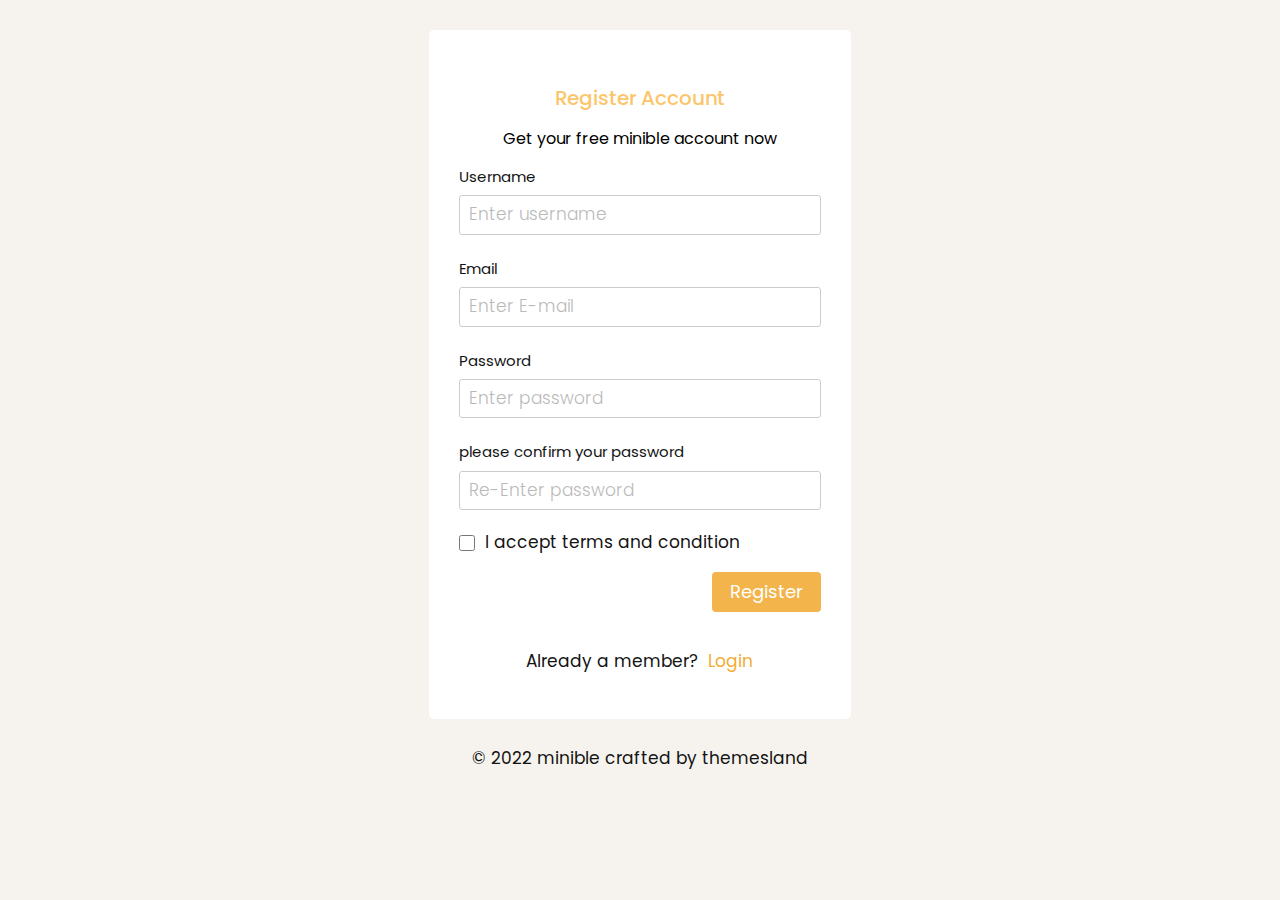
<file: components/index.html>
<!DOCTYPE html>
<html lang="en">
  <head>
    <meta charset="UTF-8" />
    <meta http-equiv="X-UA-Compatible" content="IE=edge" />
    <meta name="viewport" content="width=device-width, initial-scale=1.0" />
    <title>Register</title>
    <link rel="preconnect" href="https://fonts.googleapis.com" />
    <link rel="preconnect" href="https://fonts.gstatic.com" crossorigin />
    <link
      href="https://fonts.googleapis.com/css2?family=Poppins:wght@100;200;300;400&display=swap"
      rel="stylesheet"
    />
    <link rel="stylesheet" href="../css/style.css" />
    <link rel="stylesheet" href="../css/normalize.css" />
  </head>
  <body>
    <div class="container">
      <div class="outer">
        <div class="form--Heading">
          <h4>Register Account</h4>
          <p>Get your free minible account now</p>
        </div>
        <form
          class="form--register"
          method="post"
          action=""
          enctype="multipart/form-data"
        >
          <p class="user__detail">Username</p>
          <input type="text" class="form__field" placeholder="Enter username" />
          <p class="user__detail">Email</p>
          <input type="email" class="form__field" placeholder="Enter E-mail" />
          <p class="user__detail">Password</p>
          <input
            type="password"
            class="form__field"
            placeholder="Enter password"
          />
          <p class="user__detail">please confirm your password</p>
          <input
            type="password"
            class="form__field"
            placeholder="Re-Enter password"
          />
          <div class="accept__condition">
            <input type="checkbox" class="check" />
            <p>I accept terms and condition</p>
          </div>
          <div class="submit">
            <input type="submit" class="btn" name="Register" value="Register" />
          </div>
        </form>
        <div class="last-set">
          <p class="another_acc">Already a member?</p>
          <a href="#" class="link">Login</a>
        </div>
      </div>
    </div>
    <p class="company">&copy 2022 minible crafted by themesland</p>
  </body>
</html>
</file>
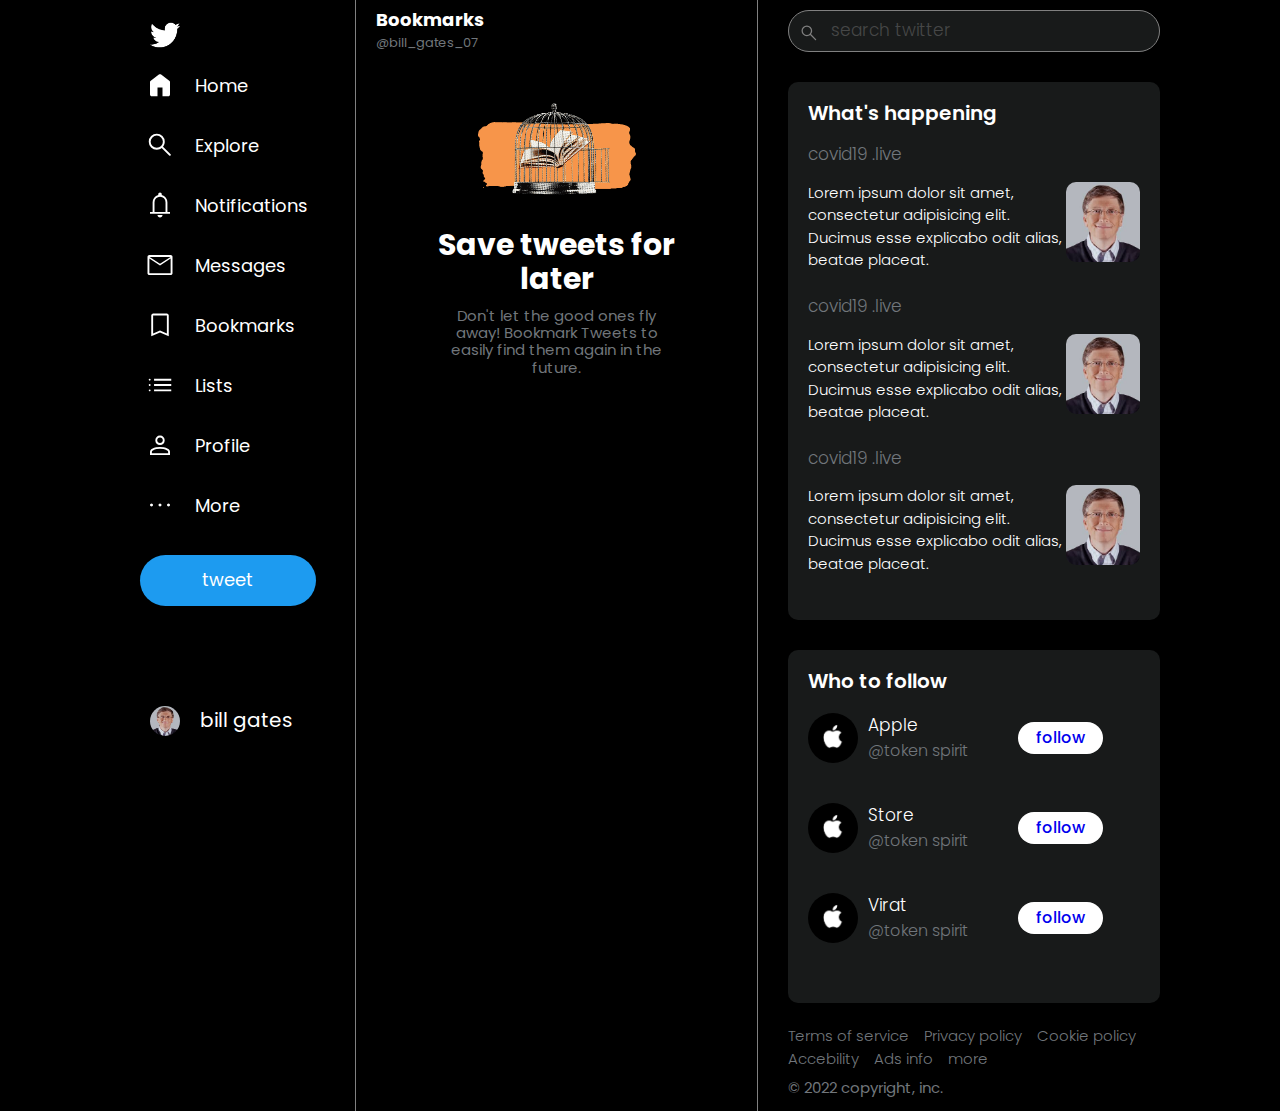
<file: components/bookmark.html>
<!DOCTYPE html>
<html lang="en">
  <head>
    <meta charset="UTF-8" />
    <meta http-equiv="X-UA-Compatible" content="IE=edge" />
    <meta name="viewport" content="width=device-width, initial-scale=1.0" />
    <title>bookmarks</title>
    <link rel="preconnect" href="https://fonts.googleapis.com" />
    <link rel="preconnect" href="https://fonts.gstatic.com" crossorigin />
    <link
      href="https://fonts.googleapis.com/css2?family=Poppins:wght@100;200;300;400&display=swap"
      rel="stylesheet"
    />
    <link rel="stylesheet" href="../css/style.css" />
    <link rel="stylesheet" href="../css/normalize.css" />
  </head>
  <body>
    <div class="home--container" id="main-icons">
      <aside class="All__icons all__lists">
        <span class="black-bird">
          <img src="../assets/bird.png" alt="bird" class="home-bird" />
        </span>
        <a href="twitterhome.html" class="link-icon">
          <span class="icon__container m-container">
            <svg class="icon">
              <use
                xlink:href="../assets/sprite.svg#home_FILL1_wght400_GRAD0_opsz48"
              ></use>
            </svg>
          </span>
          <p>Home</p></a
        >
        <a href="explore.html" class="link-icon">
          <span class="icon__container m-container">
            <svg class="icon">
              <use
                xlink:href="../assets/sprite (2).svg#search_FILL0_wght400_GRAD0_opsz48"
              ></use>
            </svg>
          </span>
          <p>Explore</p></a
        >
        <a href="notifications.html" class="link-icon">
          <span class="icon__container m-container">
            <svg class="icon">
              <use
                xlink:href="../assets/sprite (1).svg#notifications_FILL0_wght400_GRAD0_opsz48"
              ></use>
            </svg>
          </span>
          <p>Notifications</p></a
        >
        <a href="message.html" class="link-icon">
          <span class="icon__container m-container">
            <svg class="icon">
              <use
                xlink:href="../assets/sprite (1).svg#mail_FILL0_wght400_GRAD0_opsz48"
              ></use>
            </svg>
          </span>
          <p>Messages</p></a
        >
        <a href="#" class="link-icon">
          <span class="icon__container m-container">
            <svg class="icon">
              <use
                xlink:href="../assets/sprite (1).svg#bookmark_FILL0_wght400_GRAD0_opsz48"
              ></use>
            </svg>
          </span>
          <p>Bookmarks</p></a
        >
        <a href="twitterlists.html" class="link-icon">
          <span class="icon__container m-container">
            <svg class="icon">
              <use
                xlink:href="../assets/sprite (1).svg#list_FILL0_wght400_GRAD0_opsz48"
              ></use>
            </svg>
          </span>
          <p>Lists</p></a
        >
        <a href="profile.html" class="link-icon">
          <span class="icon__container m-container">
            <svg class="icon">
              <use
                xlink:href="../assets/sprite (1).svg#person_FILL0_wght400_GRAD0_opsz48"
              ></use>
            </svg>
          </span>
          <p>Profile</p></a
        >
        <a href="#" class="link-icon" id="link-icon">
          <span class="icon__container m-container">
            <svg class="icon">
              <use
                xlink:href="../assets/sprite (1).svg#more_horiz_FILL0_wght400_GRAD0_opsz48"
              ></use>
            </svg>
          </span>
          <p>More</p></a
        >
        <a href="#" class="link-icon link__tweet" id="blue-btn">
          <span class="icon__container blue-container">
            <svg class="icon">
              <use
                xlink:href="../assets/sprite (1).svg#favorite_FILL0_wght400_GRAD0_opsz48"
              ></use>
            </svg>
          </span>
          <p>Tweet</p></a
        >
        <div class="t-width mess-btn">
          <a href="#" class="blue--button btn" id="blue-button">tweet</a>
        </div>
        <div class="gates-block">
          <img src="../assets/bill.jpg" alt="google" class="google__round" />
          <p class="gates">bill gates</p>
        </div>
      </aside>
      <header class="All__contents message__contents">
        <div class="bookmarks">
          <div>
            <h3>Bookmarks</h3>
            <p>@bill_gates_07</p>
          </div>
        </div>
        <div class="bookmark__pic">
          <div>
            <img src="../assets/bookmark.png" alt="bookmark" />
            <h1>Save tweets for later</h1>
            <p>
              Don't let the good ones fly away! Bookmark Tweets to easily find
              them again in the future.
            </p>
          </div>
        </div>
      </header>
      <aside class="third--aside bookmark--aside">
        <form method="post" class="third__block">
          <div class="search-news">
            <svg class="icon blur--icon">
              <use
                xlink:href="../assets/sprite (2).svg#search_FILL0_wght400_GRAD0_opsz48"
              ></use>
            </svg>
            <input
              type="text"
              class="input-search"
              placeholder="search twitter"
            />
          </div>
        </form>
        <div class="latest__news">
          <p>What's happening</p>
          <div class="simple-news">
            <p>covid19 .live</p>
            <div>
              <h5>
                Lorem ipsum dolor sit amet, consectetur adipisicing elit.
                Ducimus esse explicabo odit alias, beatae placeat.
              </h5>
              <img src="../assets/bill.jpg" alt="billgates" />
            </div>
          </div>
          <div class="simple-news">
            <p>covid19 .live</p>
            <div>
              <h5>
                Lorem ipsum dolor sit amet, consectetur adipisicing elit.
                Ducimus esse explicabo odit alias, beatae placeat.
              </h5>
              <img src="../assets/bill.jpg" alt="billgates" />
            </div>
          </div>
          <div class="simple-news">
            <p>covid19 .live</p>
            <div>
              <h5>
                Lorem ipsum dolor sit amet, consectetur adipisicing elit.
                Ducimus esse explicabo odit alias, beatae placeat.
              </h5>
              <img src="../assets/bill.jpg" alt="billgates" />
            </div>
          </div>
        </div>
        <div class="latest__news">
          <p>Who to follow</p>
          <div class="simple-news1">
            <img src="../assets/applepic.jpg" alt="apple" />
            <div>
              <p>Apple</p>
              <p class="subpara">@token spirit</p>
            </div>
            <a href="#" class="btn">follow</a>
          </div>
          <div class="simple-news1">
            <img src="../assets/applepic.jpg" alt="apple" />
            <div>
              <p>Store</p>
              <p class="subpara">@token spirit</p>
            </div>
            <a href="#" class="btn">follow</a>
          </div>
          <div class="simple-news1">
            <img src="../assets/applepic.jpg" alt="apple" />
            <div>
              <p>Virat</p>
              <p class="subpara">@token spirit</p>
            </div>
            <a href="#" class="btn">follow</a>
          </div>
        </div>
        <div class="twitter-copy">
          <a href="#" class="copy-link">Terms of service</a>
          <a href="#" class="copy-link">Privacy policy</a>
          <a href="#" class="copy-link">Cookie policy</a>
          <a href="#" class="copy-link">Accebility</a>
          <a href="#" class="copy-link">Ads info</a>
          <a href="#" class="copy-link">more</a>
        </div>
        <p class="copyright">&copy; 2022 copyright, inc.</p>
      </aside>
      <div class="prof--ics" id="prof--ics">
        <div class="p-ics">
          <svg class="icon pro-icon">
            <use
              xlink:href="../assets/sprite (1).svg#person_FILL0_wght400_GRAD0_opsz48"
            ></use>
          </svg>
          <p>Topics</p>
        </div>
        <div class="p-ics">
          <svg class="icon pro-icon">
            <use
              xlink:href="../assets/sprite (1).svg#person_FILL0_wght400_GRAD0_opsz48"
            ></use>
          </svg>
          <p>moments</p>
        </div>
        <div class="p-ics">
          <svg class="icon pro-icon">
            <use
              xlink:href="../assets/sprite (1).svg#person_FILL0_wght400_GRAD0_opsz48"
            ></use>
          </svg>
          <p>newsletter</p>
        </div>
        <div class="p-ics">
          <svg class="icon pro-icon">
            <use
              xlink:href="../assets/sprite (1).svg#person_FILL0_wght400_GRAD0_opsz48"
            ></use>
          </svg>
          <p>twitter and professionals</p>
        </div>
        <div class="p-ics">
          <svg class="icon pro-icon">
            <use
              xlink:href="../assets/sprite (1).svg#person_FILL0_wght400_GRAD0_opsz48"
            ></use>
          </svg>
          <p>twitter add</p>
        </div>
        <div class="p-ics">
          <svg class="icon pro-icon">
            <use
              xlink:href="../assets/sprite (1).svg#person_FILL0_wght400_GRAD0_opsz48"
            ></use>
          </svg>
          <p>analytics</p>
        </div>
        <div class="p-ics">
          <svg class="icon pro-icon">
            <use
              xlink:href="../assets/sprite (1).svg#person_FILL0_wght400_GRAD0_opsz48"
            ></use>
          </svg>
          <p>settings</p>
        </div>
        <div class="p-ics">
          <svg class="icon pro-icon">
            <use
              xlink:href="../assets/sprite (1).svg#person_FILL0_wght400_GRAD0_opsz48"
            ></use>
          </svg>
          <p>help center</p>
        </div>
        <div class="p-ics">
          <svg class="icon pro-icon">
            <use
              xlink:href="../assets/sprite (1).svg#person_FILL0_wght400_GRAD0_opsz48"
            ></use>
          </svg>
          <p>display</p>
        </div>
        <div class="p-ics">
          <svg class="icon pro-icon">
            <use
              xlink:href="../assets/sprite (1).svg#person_FILL0_wght400_GRAD0_opsz48"
            ></use>
          </svg>
          <p class="p-para">keyboard shortcuts</p>
        </div>
      </div>
    </div>
    <div class="popup" id="popup">
      <div class="whats__new">
        <img src="../assets/bill.jpg" alt="billgates" />
        <textarea placeholder="Whats happening?"></textarea>
      </div>
      <div class="home__icons">
        <div>
          <a href="#" class="blue__link">
            <span class="icon__container">
              <svg class="icon blue__icon">
                <use
                  xlink:href="../assets/sprite (1).svg#image_FILL0_wght400_GRAD0_opsz48"
                ></use>
              </svg>
            </span>
          </a>
          <a href="#" class="blue__link">
            <span class="icon__container">
              <svg class="icon blue__icon">
                <use
                  xlink:href="../assets/sprite (1).svg#gif_box_FILL0_wght400_GRAD0_opsz48"
                ></use>
              </svg>
            </span>
          </a>
          <a href="#" class="blue__link">
            <span class="icon__container">
              <svg class="icon blue__icon">
                <use
                  xlink:href="../assets/sprite (1).svg#bar_chart_FILL0_wght400_GRAD0_opsz48"
                ></use>
              </svg>
            </span>
          </a>
          <a href="#" class="blue__link">
            <span class="icon__container">
              <svg class="icon blue__icon">
                <use
                  xlink:href="../assets/sprite (1).svg#sentiment_satisfied_FILL0_wght400_GRAD0_opsz48"
                ></use>
              </svg>
            </span>
          </a>
          <a href="#" class="blue__link">
            <span class="icon__container">
              <svg class="icon blue__icon">
                <use
                  xlink:href="../assets/sprite (1).svg#schedule_FILL0_wght400_GRAD0_opsz48"
                ></use>
              </svg>
            </span>
          </a>
          <a href="#" class="blue__link">
            <span class="icon__container">
              <svg class="icon blue__icon">
                <use
                  xlink:href="../assets/sprite (1).svg#pin_drop_FILL0_wght400_GRAD0_opsz48"
                ></use>
              </svg>
            </span>
          </a>
        </div>
        <a href="#" class="btn tweet__small">Tweet</a>
      </div>
    </div>

    <script src="../js/index.js"></script>
  </body>
</html>
</file>
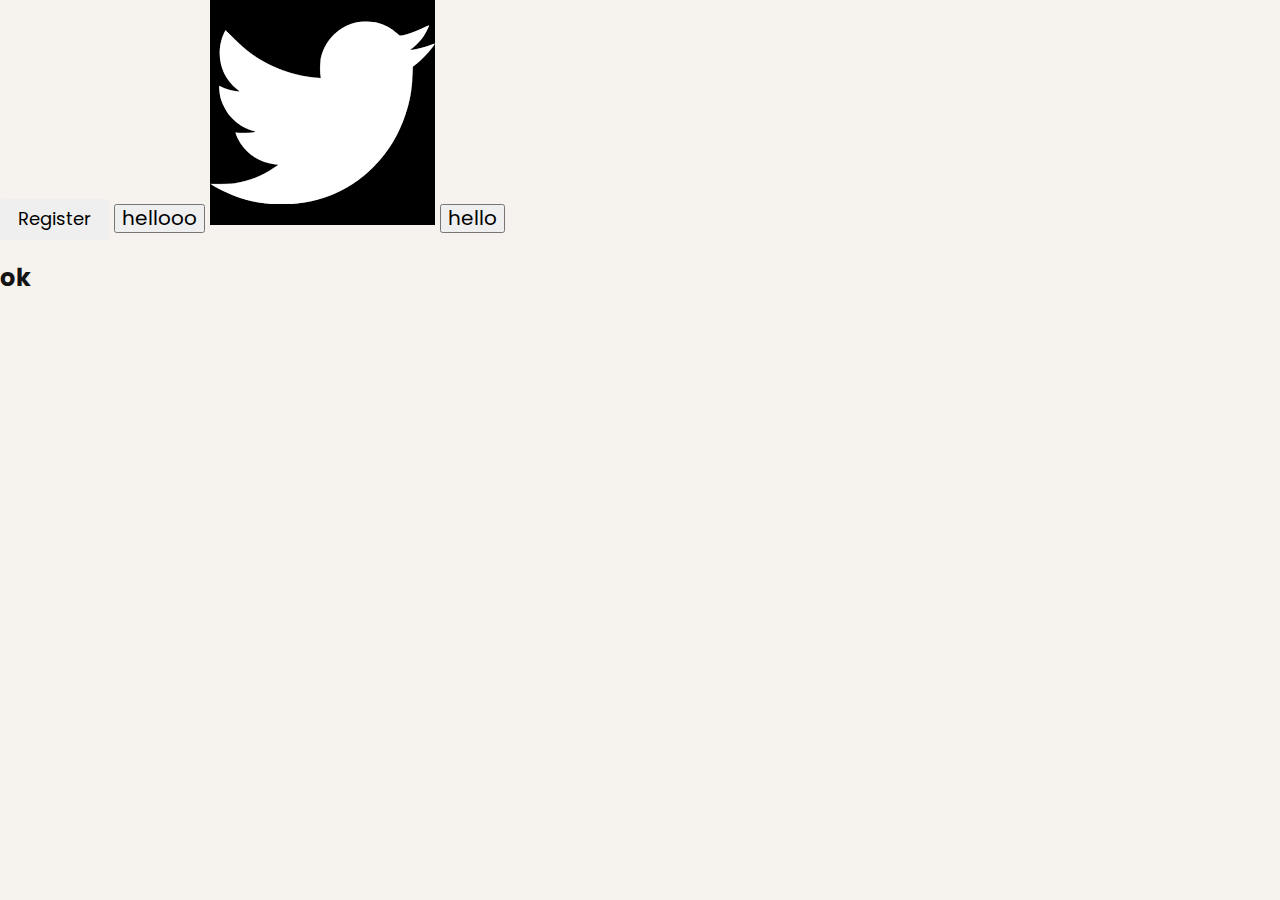
<file: components/button.html>
<!DOCTYPE html>
<html lang="en">
  <head>
    <meta charset="UTF-8" />
    <meta http-equiv="X-UA-Compatible" content="IE=edge" />
    <meta name="viewport" content="width=device-width, initial-scale=1.0" />
    <title>Document</title>
    <link rel="preconnect" href="https://fonts.googleapis.com" />
    <link rel="preconnect" href="https://fonts.gstatic.com" crossorigin />
    <link
      href="https://fonts.googleapis.com/css2?family=Poppins:wght@100;200;300;400&display=swap"
      rel="stylesheet"
    />
    <link rel="stylesheet" href="../css/style.css" />
    <link rel="stylesheet" href="../css/normalize.css" />
  </head>
  <body>
    <button class="btn">Register</button>
    <button class="light__black">hellooo</button>
    <img src="../assets/bird.png" alt="birds" />
    <button class="light__black">hello</button>
    <h3>ok</h3>
  </body>
</html>
</file>
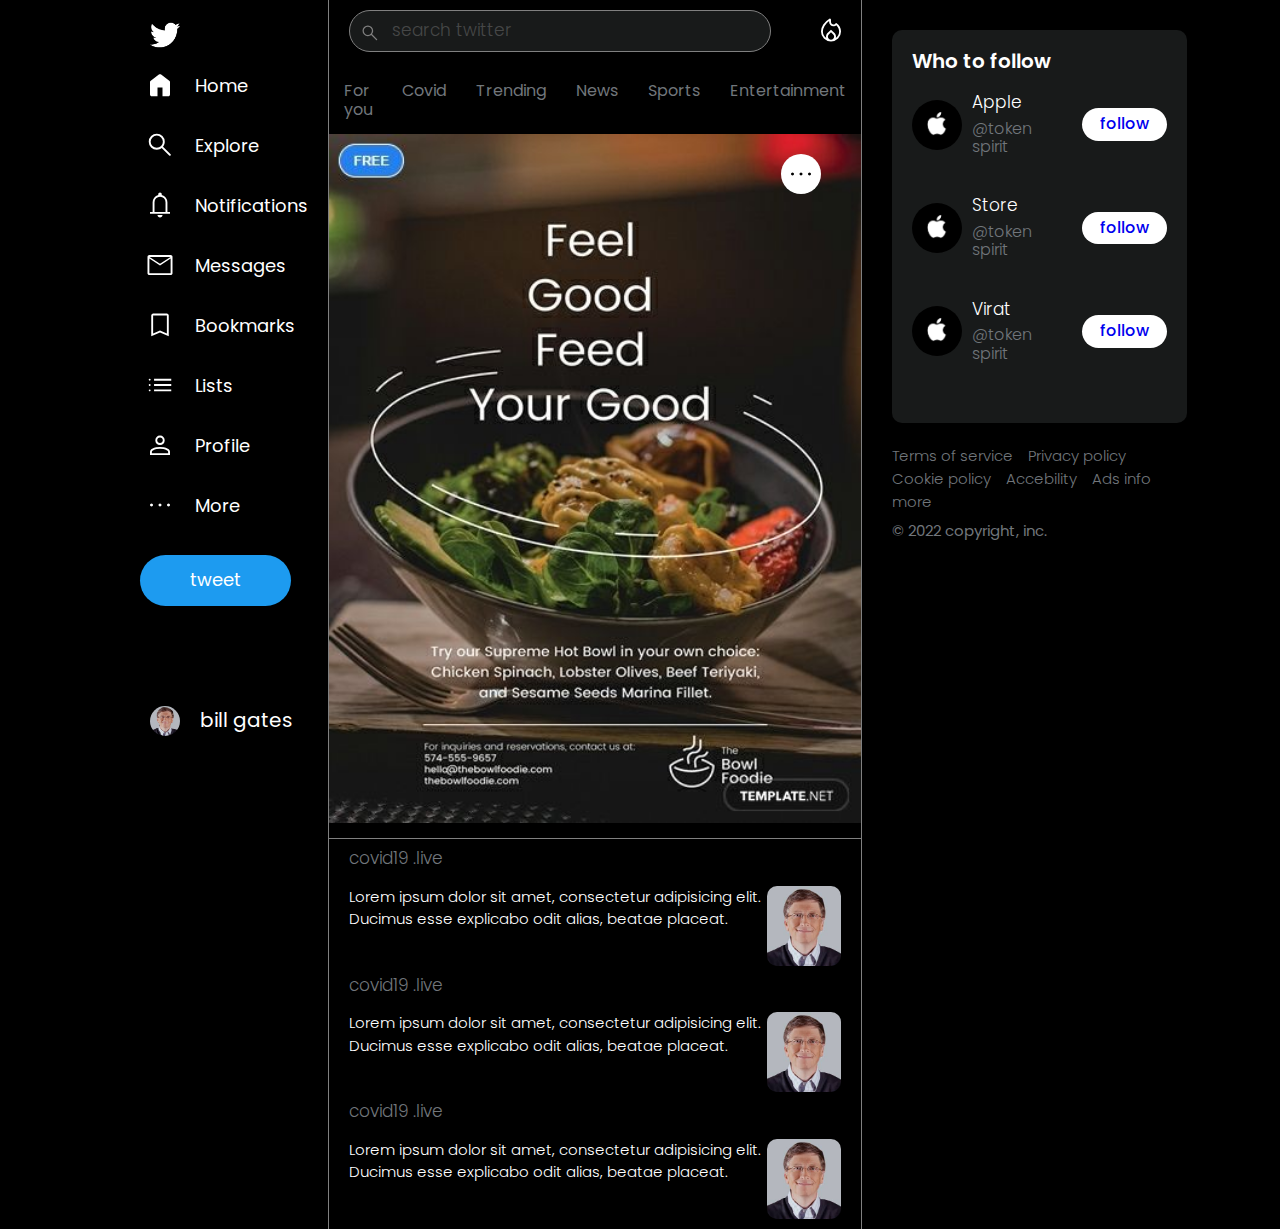
<file: components/explore.html>
<!DOCTYPE html>
<html lang="en">
  <head>
    <meta charset="UTF-8" />
    <meta http-equiv="X-UA-Compatible" content="IE=edge" />
    <meta name="viewport" content="width=device-width, initial-scale=1.0" />
    <title>Explore</title>
    <link rel="preconnect" href="https://fonts.googleapis.com" />
    <link rel="preconnect" href="https://fonts.gstatic.com" crossorigin />
    <link
      href="https://fonts.googleapis.com/css2?family=Poppins:wght@100;200;300;400&display=swap"
      rel="stylesheet"
    />
    <link rel="stylesheet" href="../css/style.css" />
    <link rel="stylesheet" href="../css/normalize.css" />
  </head>
  <body>
    <div class="home--container" id="main-icons">
      <aside class="All__icons all__lists">
        <span class="black-bird">
          <img src="../assets/bird.png" alt="bird" class="home-bird" />
        </span>
        <a href="twitterhome.html" class="link-icon">
          <span class="icon__container m-container">
            <svg class="icon">
              <use
                xlink:href="../assets/sprite.svg#home_FILL1_wght400_GRAD0_opsz48"
              ></use>
            </svg>
          </span>
          <p>Home</p></a
        >
        <a href="#" class="link-icon">
          <span class="icon__container m-container">
            <svg class="icon">
              <use
                xlink:href="../assets/sprite (2).svg#search_FILL0_wght400_GRAD0_opsz48"
              ></use>
            </svg>
          </span>
          <p>Explore</p></a
        >
        <a href="notifications.html" class="link-icon">
          <span class="icon__container m-container">
            <svg class="icon">
              <use
                xlink:href="../assets/sprite (1).svg#notifications_FILL0_wght400_GRAD0_opsz48"
              ></use>
            </svg>
          </span>
          <p>Notifications</p></a
        >
        <a href="message.html" class="link-icon">
          <span class="icon__container m-container">
            <svg class="icon">
              <use
                xlink:href="../assets/sprite (1).svg#mail_FILL0_wght400_GRAD0_opsz48"
              ></use>
            </svg>
          </span>
          <p>Messages</p></a
        >
        <a href="bookmark.html" class="link-icon">
          <span class="icon__container m-container">
            <svg class="icon">
              <use
                xlink:href="../assets/sprite (1).svg#bookmark_FILL0_wght400_GRAD0_opsz48"
              ></use>
            </svg>
          </span>
          <p>Bookmarks</p></a
        >
        <a href="twitterlists.html" class="link-icon">
          <span class="icon__container m-container">
            <svg class="icon">
              <use
                xlink:href="../assets/sprite (1).svg#list_FILL0_wght400_GRAD0_opsz48"
              ></use>
            </svg>
          </span>
          <p>Lists</p></a
        >
        <a href="profile.html" class="link-icon">
          <span class="icon__container m-container">
            <svg class="icon">
              <use
                xlink:href="../assets/sprite (1).svg#person_FILL0_wght400_GRAD0_opsz48"
              ></use>
            </svg>
          </span>
          <p>Profile</p></a
        >
        <a href="#" class="link-icon" id="link-icon">
          <span class="icon__container m-container">
            <svg class="icon">
              <use
                xlink:href="../assets/sprite (1).svg#more_horiz_FILL0_wght400_GRAD0_opsz48"
              ></use>
            </svg>
          </span>
          <p>More</p></a
        >
        <a href="#" class="link-icon link__tweet" id="blue-btn">
          <span class="icon__container blue-container">
            <svg class="icon">
              <use
                xlink:href="../assets/sprite (1).svg#favorite_FILL0_wght400_GRAD0_opsz48"
              ></use>
            </svg>
          </span>
          <p>Tweet</p></a
        >
        <div class="t-width mess-btn">
          <a href="#" class="blue--button btn" id="blue-button">tweet</a>
        </div>
        <div class="gates-block">
          <img src="../assets/bill.jpg" alt="google" class="google__round" />
          <p class="gates">bill gates</p>
        </div>
      </aside>
      <header class="All__contents message__contents">
        <div class="search__explore">
          <form method="post" class="third__block">
            <div class="search-news">
              <svg class="icon blur--icon">
                <use
                  xlink:href="../assets/sprite (2).svg#search_FILL0_wght400_GRAD0_opsz48"
                ></use>
              </svg>
              <input
                type="text"
                class="input-search"
                placeholder="search twitter"
              />
            </div>
          </form>
          <a href="#">
            <span class="icon__container m-container">
              <svg class="icon">
                <use
                  xlink:href="../assets/sprite (1).svg#local_fire_department_FILL0_wght400_GRAD0_opsz48"
                ></use>
              </svg>
            </span>
          </a>
        </div>
        <div class="Ex--links">
          <a href="#" class="explore-link">For you</a>
          <a href="#" class="explore-link">Covid</a>
          <a href="#" class="explore-link">Trending</a>
          <a href="#" class="explore-link">News</a>
          <a href="#" class="explore-link">Sports</a>
          <a href="#" class="explore-link">Entertainment</a>
        </div>
        <div class="explore__image">
          <img src="../assets/food.jpg" alt="food" />
          <a href="#">
            <span class="icon__container m-container">
              <svg class="icon">
                <use
                  xlink:href="../assets/sprite (1).svg#more_horiz_FILL0_wght400_GRAD0_opsz48"
                ></use>
              </svg>
            </span>
          </a>
        </div>
        <div class="exp__news">
          <div class="simple-news">
            <p>covid19 .live</p>
            <div>
              <h5>
                Lorem ipsum dolor sit amet, consectetur adipisicing elit.
                Ducimus esse explicabo odit alias, beatae placeat.
              </h5>
              <img src="../assets/bill.jpg" alt="billgates" />
            </div>
          </div>
          <div class="simple-news">
            <p>covid19 .live</p>
            <div>
              <h5>
                Lorem ipsum dolor sit amet, consectetur adipisicing elit.
                Ducimus esse explicabo odit alias, beatae placeat.
              </h5>
              <img src="../assets/bill.jpg" alt="billgates" />
            </div>
          </div>
          <div class="simple-news">
            <p>covid19 .live</p>
            <div>
              <h5>
                Lorem ipsum dolor sit amet, consectetur adipisicing elit.
                Ducimus esse explicabo odit alias, beatae placeat.
              </h5>
              <img src="../assets/bill.jpg" alt="billgates" />
            </div>
          </div>
        </div>
      </header>
      <aside class="third--aside third--aside2">
        <div class="latest__news">
          <p>Who to follow</p>
          <div class="simple-news1">
            <img src="../assets/applepic.jpg" alt="apple" />
            <div>
              <p>Apple</p>
              <p class="subpara">@token spirit</p>
            </div>
            <a href="#" class="btn">follow</a>
          </div>
          <div class="simple-news1">
            <img src="../assets/applepic.jpg" alt="apple" />
            <div>
              <p>Store</p>
              <p class="subpara">@token spirit</p>
            </div>
            <a href="#" class="btn">follow</a>
          </div>
          <div class="simple-news1">
            <img src="../assets/applepic.jpg" alt="apple" />
            <div>
              <p>Virat</p>
              <p class="subpara">@token spirit</p>
            </div>
            <a href="#" class="btn">follow</a>
          </div>
        </div>
        <div class="twitter-copy">
          <a href="#" class="copy-link">Terms of service</a>
          <a href="#" class="copy-link">Privacy policy</a>
          <a href="#" class="copy-link">Cookie policy</a>
          <a href="#" class="copy-link">Accebility</a>
          <a href="#" class="copy-link">Ads info</a>
          <a href="#" class="copy-link">more</a>
        </div>
        <p class="copyright">&copy; 2022 copyright, inc.</p>
      </aside>
      <div class="prof--ics" id="prof--ics">
        <div class="p-ics">
          <svg class="icon pro-icon">
            <use
              xlink:href="../assets/sprite (1).svg#person_FILL0_wght400_GRAD0_opsz48"
            ></use>
          </svg>
          <p>Topics</p>
        </div>
        <div class="p-ics">
          <svg class="icon pro-icon">
            <use
              xlink:href="../assets/sprite (1).svg#person_FILL0_wght400_GRAD0_opsz48"
            ></use>
          </svg>
          <p>moments</p>
        </div>
        <div class="p-ics">
          <svg class="icon pro-icon">
            <use
              xlink:href="../assets/sprite (1).svg#person_FILL0_wght400_GRAD0_opsz48"
            ></use>
          </svg>
          <p>newsletter</p>
        </div>
        <div class="p-ics">
          <svg class="icon pro-icon">
            <use
              xlink:href="../assets/sprite (1).svg#person_FILL0_wght400_GRAD0_opsz48"
            ></use>
          </svg>
          <p>twitter and professionals</p>
        </div>
        <div class="p-ics">
          <svg class="icon pro-icon">
            <use
              xlink:href="../assets/sprite (1).svg#person_FILL0_wght400_GRAD0_opsz48"
            ></use>
          </svg>
          <p>twitter add</p>
        </div>
        <div class="p-ics">
          <svg class="icon pro-icon">
            <use
              xlink:href="../assets/sprite (1).svg#person_FILL0_wght400_GRAD0_opsz48"
            ></use>
          </svg>
          <p>analytics</p>
        </div>
        <div class="p-ics">
          <svg class="icon pro-icon">
            <use
              xlink:href="../assets/sprite (1).svg#person_FILL0_wght400_GRAD0_opsz48"
            ></use>
          </svg>
          <p>settings</p>
        </div>
        <div class="p-ics">
          <svg class="icon pro-icon">
            <use
              xlink:href="../assets/sprite (1).svg#person_FILL0_wght400_GRAD0_opsz48"
            ></use>
          </svg>
          <p>help center</p>
        </div>
        <div class="p-ics">
          <svg class="icon pro-icon">
            <use
              xlink:href="../assets/sprite (1).svg#person_FILL0_wght400_GRAD0_opsz48"
            ></use>
          </svg>
          <p>display</p>
        </div>
        <div class="p-ics">
          <svg class="icon pro-icon">
            <use
              xlink:href="../assets/sprite (1).svg#person_FILL0_wght400_GRAD0_opsz48"
            ></use>
          </svg>
          <p class="p-para">keyboard shortcuts</p>
        </div>
      </div>
    </div>
    <div class="popup" id="popup">
      <div class="whats__new">
        <img src="../assets/bill.jpg" alt="billgates" />
        <textarea placeholder="Whats happening?"></textarea>
      </div>
      <div class="home__icons">
        <div>
          <a href="#" class="blue__link">
            <span class="icon__container">
              <svg class="icon blue__icon">
                <use
                  xlink:href="../assets/sprite (1).svg#image_FILL0_wght400_GRAD0_opsz48"
                ></use>
              </svg>
            </span>
          </a>
          <a href="#" class="blue__link">
            <span class="icon__container">
              <svg class="icon blue__icon">
                <use
                  xlink:href="../assets/sprite (1).svg#gif_box_FILL0_wght400_GRAD0_opsz48"
                ></use>
              </svg>
            </span>
          </a>
          <a href="#" class="blue__link">
            <span class="icon__container">
              <svg class="icon blue__icon">
                <use
                  xlink:href="../assets/sprite (1).svg#bar_chart_FILL0_wght400_GRAD0_opsz48"
                ></use>
              </svg>
            </span>
          </a>
          <a href="#" class="blue__link">
            <span class="icon__container">
              <svg class="icon blue__icon">
                <use
                  xlink:href="../assets/sprite (1).svg#sentiment_satisfied_FILL0_wght400_GRAD0_opsz48"
                ></use>
              </svg>
            </span>
          </a>
          <a href="#" class="blue__link">
            <span class="icon__container">
              <svg class="icon blue__icon">
                <use
                  xlink:href="../assets/sprite (1).svg#schedule_FILL0_wght400_GRAD0_opsz48"
                ></use>
              </svg>
            </span>
          </a>
          <a href="#" class="blue__link">
            <span class="icon__container">
              <svg class="icon blue__icon">
                <use
                  xlink:href="../assets/sprite (1).svg#pin_drop_FILL0_wght400_GRAD0_opsz48"
                ></use>
              </svg>
            </span>
          </a>
        </div>
        <a href="#" class="btn tweet__small">Tweet</a>
      </div>
    </div>

    <script src="../js/index.js"></script>
  </body>
</html>
</file>
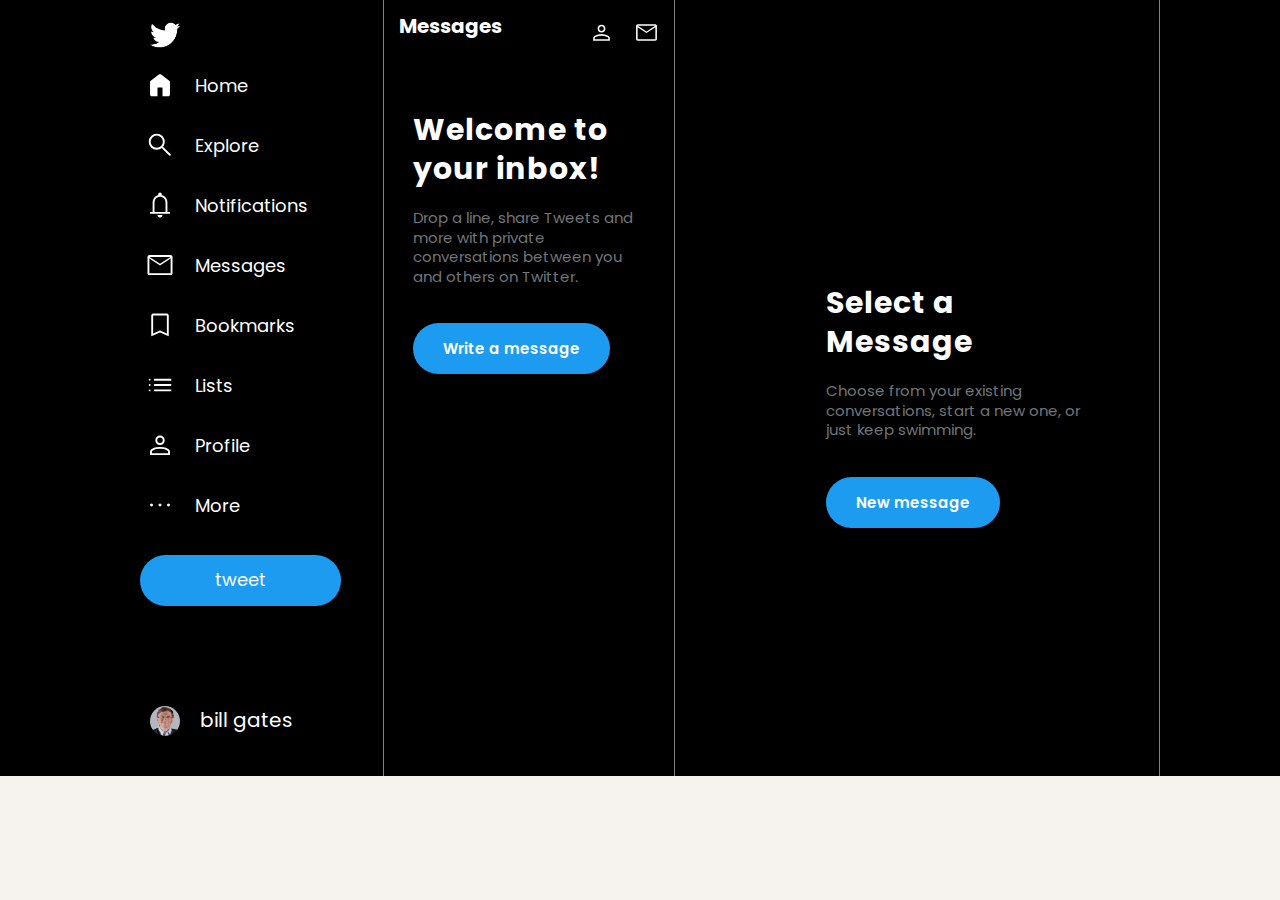
<file: components/message.html>
<!DOCTYPE html>
<html lang="en">
  <head>
    <meta charset="UTF-8" />
    <meta http-equiv="X-UA-Compatible" content="IE=edge" />
    <meta name="viewport" content="width=device-width, initial-scale=1.0" />
    <title>Message</title>
    <link rel="preconnect" href="https://fonts.googleapis.com" />
    <link rel="preconnect" href="https://fonts.gstatic.com" crossorigin />
    <link
      href="https://fonts.googleapis.com/css2?family=Poppins:wght@100;200;300;400&display=swap"
      rel="stylesheet"
    />
    <link rel="stylesheet" href="../css/style.css" />
    <link rel="stylesheet" href="../css/normalize.css" />
  </head>
  <body>
    <div class="home--container" id="main-icons">
      <aside class="All__icons message--icons all__lists">
        <span class="black-bird">
          <img src="../assets/bird.png" alt="bird" class="home-bird" />
        </span>
        <a href="twitterhome.html" class="link-icon">
          <span class="icon__container m-container">
            <svg class="icon">
              <use
                xlink:href="../assets/sprite.svg#home_FILL1_wght400_GRAD0_opsz48"
              ></use>
            </svg>
          </span>
          <p>Home</p></a
        >
        <a href="explore.html" class="link-icon">
          <span class="icon__container m-container">
            <svg class="icon">
              <use
                xlink:href="../assets/sprite (2).svg#search_FILL0_wght400_GRAD0_opsz48"
              ></use>
            </svg>
          </span>
          <p>Explore</p></a
        >
        <a href="notifications.html" class="link-icon">
          <span class="icon__container m-container">
            <svg class="icon">
              <use
                xlink:href="../assets/sprite (1).svg#notifications_FILL0_wght400_GRAD0_opsz48"
              ></use>
            </svg>
          </span>
          <p>Notifications</p></a
        >
        <a href="#" class="link-icon">
          <span class="icon__container m-container">
            <svg class="icon">
              <use
                xlink:href="../assets/sprite (1).svg#mail_FILL0_wght400_GRAD0_opsz48"
              ></use>
            </svg>
          </span>
          <p>Messages</p></a
        >
        <a href="bookmark.html" class="link-icon">
          <span class="icon__container m-container">
            <svg class="icon">
              <use
                xlink:href="../assets/sprite (1).svg#bookmark_FILL0_wght400_GRAD0_opsz48"
              ></use>
            </svg>
          </span>
          <p>Bookmarks</p></a
        >
        <a href="twitterlists.html" class="link-icon">
          <span class="icon__container m-container">
            <svg class="icon">
              <use
                xlink:href="../assets/sprite (1).svg#list_FILL0_wght400_GRAD0_opsz48"
              ></use>
            </svg>
          </span>
          <p>Lists</p></a
        >
        <a href="profile.html" class="link-icon">
          <span class="icon__container m-container">
            <svg class="icon">
              <use
                xlink:href="../assets/sprite (1).svg#person_FILL0_wght400_GRAD0_opsz48"
              ></use>
            </svg>
          </span>
          <p>Profile</p></a
        >
        <a href="#" class="link-icon" id="link-icon">
          <span class="icon__container m-container">
            <svg class="icon">
              <use
                xlink:href="../assets/sprite (1).svg#more_horiz_FILL0_wght400_GRAD0_opsz48"
              ></use>
            </svg>
          </span>
          <p>More</p></a
        >
        <a href="#" class="link-icon link__tweet" id="blue-btn">
          <span class="icon__container blue-container">
            <svg class="icon">
              <use
                xlink:href="../assets/sprite (1).svg#favorite_FILL0_wght400_GRAD0_opsz48"
              ></use>
            </svg>
          </span>
          <p>Tweet</p></a
        >
        <div class="t-width mess-btn">
          <a href="#" class="blue--button btn" id="blue-button">tweet</a>
        </div>
        <div class="gates-block">
          <img src="../assets/bill.jpg" alt="google" class="google__round" />
          <p class="gates">bill gates</p>
        </div>
      </aside>
      <header class="All__contents message__contents">
        <div class="twit__message">
          <h1>Messages</h1>
          <div>
            <a href="#">
              <span class="icon__container icon__c">
                <svg class="icon">
                  <use
                    xlink:href="../assets/sprite (1).svg#person_FILL0_wght400_GRAD0_opsz48"
                  ></use>
                </svg>
              </span>
            </a>
            <a href="#">
              <span class="icon__container icon__c">
                <svg class="icon">
                  <use
                    xlink:href="../assets/sprite (1).svg#mail_FILL0_wght400_GRAD0_opsz48"
                  ></use>
                </svg>
              </span>
            </a>
          </div>
        </div>
        <div class="message__box">
          <div>
            <h1>Welcome to your inbox!</h1>
            <p>
              Drop a line, share Tweets and more with private conversations
              between you and others on Twitter.
            </p>
            <a href="#" class="btn">Write a message</a>
          </div>
        </div>
      </header>
      <aside class="third--aside message--aside">
        <div class="message__box last__messageblock">
          <div>
            <h1>Select a Message</h1>
            <p>
              Choose from your existing conversations, start a new one, or just
              keep swimming.
            </p>
            <a href="#" class="btn">New message</a>
          </div>
        </div>
      </aside>
      <div class="prof--ics" id="prof--ics">
        <div class="p-ics">
          <svg class="icon pro-icon">
            <use
              xlink:href="../assets/sprite (1).svg#person_FILL0_wght400_GRAD0_opsz48"
            ></use>
          </svg>
          <p>Topics</p>
        </div>
        <div class="p-ics">
          <svg class="icon pro-icon">
            <use
              xlink:href="../assets/sprite (1).svg#person_FILL0_wght400_GRAD0_opsz48"
            ></use>
          </svg>
          <p>moments</p>
        </div>
        <div class="p-ics">
          <svg class="icon pro-icon">
            <use
              xlink:href="../assets/sprite (1).svg#person_FILL0_wght400_GRAD0_opsz48"
            ></use>
          </svg>
          <p>newsletter</p>
        </div>
        <div class="p-ics">
          <svg class="icon pro-icon">
            <use
              xlink:href="../assets/sprite (1).svg#person_FILL0_wght400_GRAD0_opsz48"
            ></use>
          </svg>
          <p>twitter and professionals</p>
        </div>
        <div class="p-ics">
          <svg class="icon pro-icon">
            <use
              xlink:href="../assets/sprite (1).svg#person_FILL0_wght400_GRAD0_opsz48"
            ></use>
          </svg>
          <p>twitter add</p>
        </div>
        <div class="p-ics">
          <svg class="icon pro-icon">
            <use
              xlink:href="../assets/sprite (1).svg#person_FILL0_wght400_GRAD0_opsz48"
            ></use>
          </svg>
          <p>analytics</p>
        </div>
        <div class="p-ics">
          <svg class="icon pro-icon">
            <use
              xlink:href="../assets/sprite (1).svg#person_FILL0_wght400_GRAD0_opsz48"
            ></use>
          </svg>
          <p>settings</p>
        </div>
        <div class="p-ics">
          <svg class="icon pro-icon">
            <use
              xlink:href="../assets/sprite (1).svg#person_FILL0_wght400_GRAD0_opsz48"
            ></use>
          </svg>
          <p>help center</p>
        </div>
        <div class="p-ics">
          <svg class="icon pro-icon">
            <use
              xlink:href="../assets/sprite (1).svg#person_FILL0_wght400_GRAD0_opsz48"
            ></use>
          </svg>
          <p>display</p>
        </div>
        <div class="p-ics">
          <svg class="icon pro-icon">
            <use
              xlink:href="../assets/sprite (1).svg#person_FILL0_wght400_GRAD0_opsz48"
            ></use>
          </svg>
          <p class="p-para">keyboard shortcuts</p>
        </div>
      </div>
    </div>
    <div class="popup" id="popup">
      <div class="whats__new">
        <img src="../assets/bill.jpg" alt="billgates" />
        <textarea placeholder="Whats happening?"></textarea>
      </div>
      <div class="home__icons">
        <div>
          <a href="#" class="blue__link">
            <span class="icon__container">
              <svg class="icon blue__icon">
                <use
                  xlink:href="../assets/sprite (1).svg#image_FILL0_wght400_GRAD0_opsz48"
                ></use>
              </svg>
            </span>
          </a>
          <a href="#" class="blue__link">
            <span class="icon__container">
              <svg class="icon blue__icon">
                <use
                  xlink:href="../assets/sprite (1).svg#gif_box_FILL0_wght400_GRAD0_opsz48"
                ></use>
              </svg>
            </span>
          </a>
          <a href="#" class="blue__link">
            <span class="icon__container">
              <svg class="icon blue__icon">
                <use
                  xlink:href="../assets/sprite (1).svg#bar_chart_FILL0_wght400_GRAD0_opsz48"
                ></use>
              </svg>
            </span>
          </a>
          <a href="#" class="blue__link">
            <span class="icon__container">
              <svg class="icon blue__icon">
                <use
                  xlink:href="../assets/sprite (1).svg#sentiment_satisfied_FILL0_wght400_GRAD0_opsz48"
                ></use>
              </svg>
            </span>
          </a>
          <a href="#" class="blue__link">
            <span class="icon__container">
              <svg class="icon blue__icon">
                <use
                  xlink:href="../assets/sprite (1).svg#schedule_FILL0_wght400_GRAD0_opsz48"
                ></use>
              </svg>
            </span>
          </a>
          <a href="#" class="blue__link">
            <span class="icon__container">
              <svg class="icon blue__icon">
                <use
                  xlink:href="../assets/sprite (1).svg#pin_drop_FILL0_wght400_GRAD0_opsz48"
                ></use>
              </svg>
            </span>
          </a>
        </div>
        <a href="#" class="btn tweet__small">Tweet</a>
      </div>
    </div>
    <script src="../js/index.js"></script>
  </body>
</html>
</file>
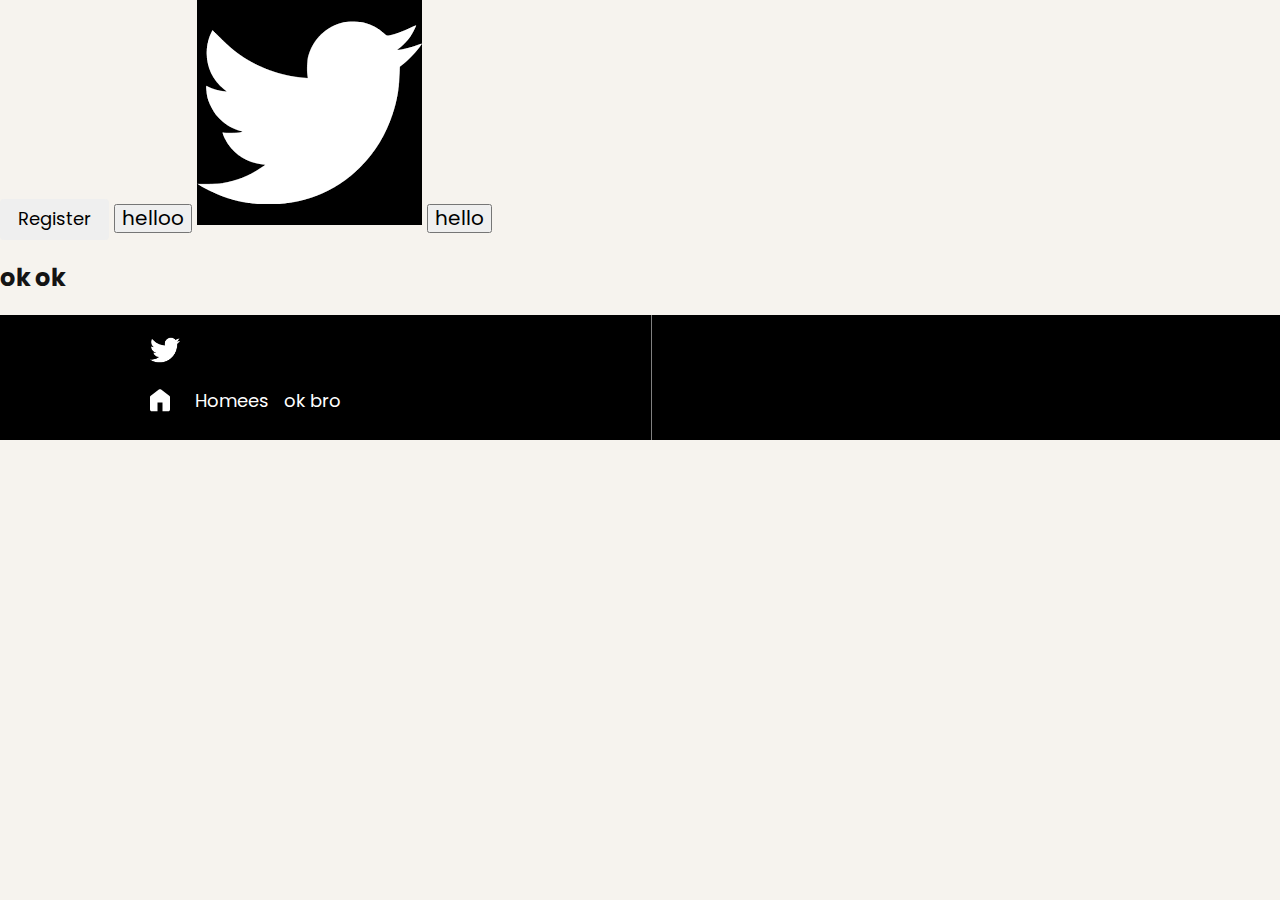
<file: components/newgit.html>
<!DOCTYPE html>
<html lang="en">
  <head>
    <meta charset="UTF-8" />
    <meta http-equiv="X-UA-Compatible" content="IE=edge" />
    <meta name="viewport" content="width=device-width, initial-scale=1.0" />
    <title>Document</title>
    <link rel="preconnect" href="https://fonts.googleapis.com" />
    <link rel="preconnect" href="https://fonts.gstatic.com" crossorigin />
    <link
      href="https://fonts.googleapis.com/css2?family=Poppins:wght@100;200;300;400&display=swap"
      rel="stylesheet"
    />
    <link rel="stylesheet" href="../css/style.css" />
    <link rel="stylesheet" href="../css/normalize.css" />
  </head>
  <body>
    <button class="btn">Register</button>
    <button class="light__black">helloo</button>
    <img src="../assets/bird.png" alt="birds" />
    <button class="light__black">hello</button>
    <h3>ok ok</h3>
    <div class="home--container" id="main-icons">
      <aside class="All__icons message--icons all__lists">
        <span class="black-bird">
          <img src="../assets/bird.png" alt="bird" class="home-bird" />
        </span>
        <a href="twitterhome.html" class="link-icon">
          <span class="icon__container m-container">
            <svg class="icon">
              <use
                xlink:href="../assets/sprite.svg#home_FILL1_wght400_GRAD0_opsz48"
              ></use>
            </svg>
          </span>
          <p>Homees</p>
          <p>ok bro</p></p></a
        >
      </aside>
    </div>
  </body>
</html>
</file>
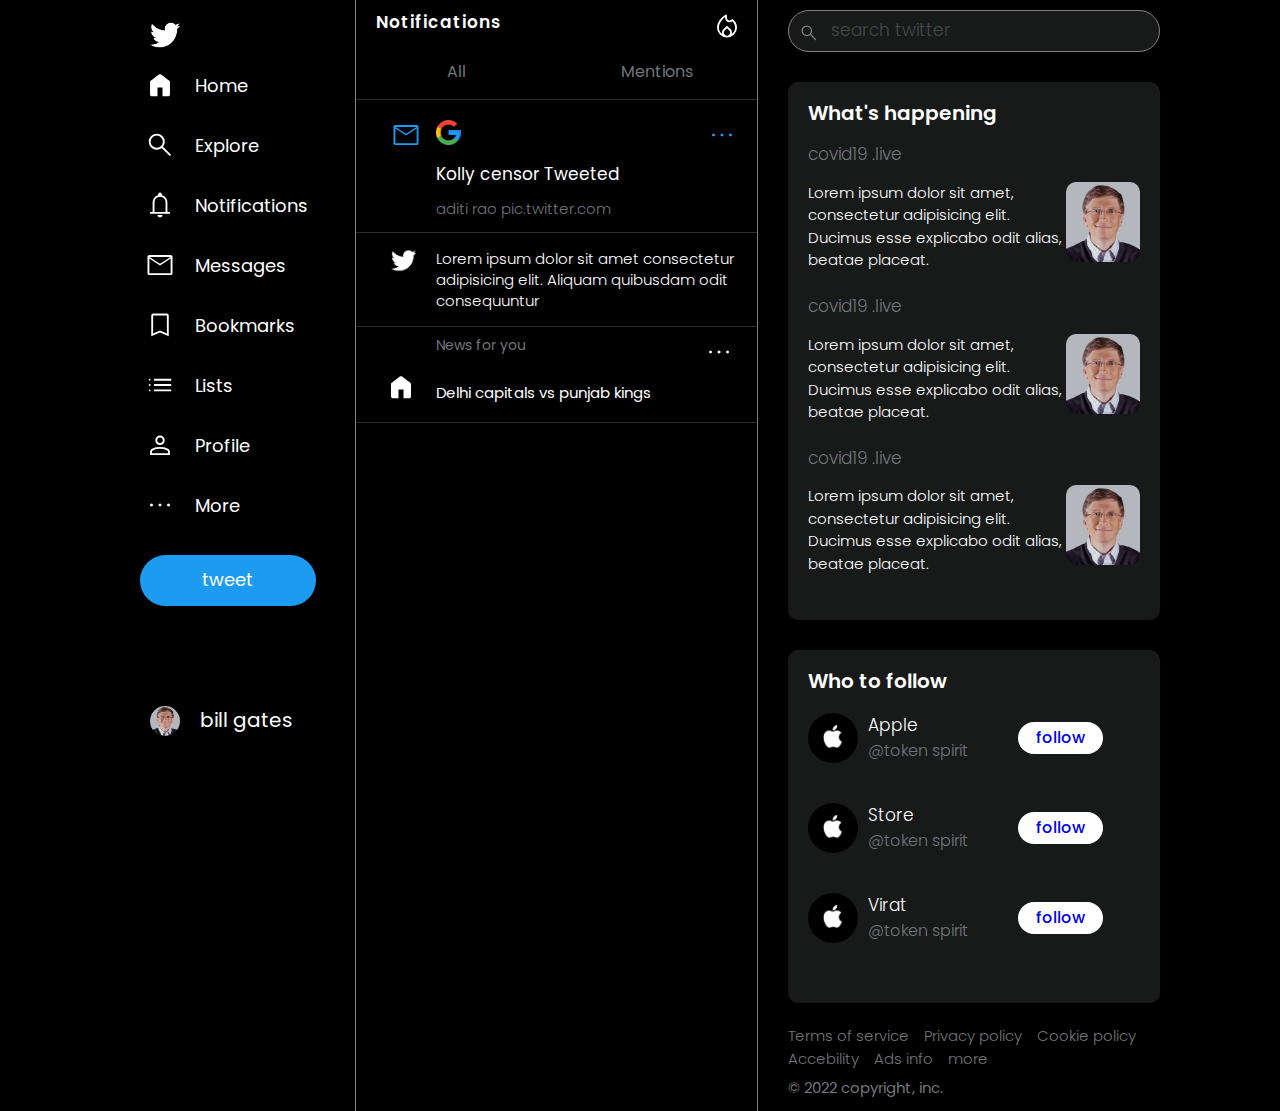
<file: components/notifications.html>
<!DOCTYPE html>
<html lang="en">
  <head>
    <meta charset="UTF-8" />
    <meta http-equiv="X-UA-Compatible" content="IE=edge" />
    <meta name="viewport" content="width=device-width, initial-scale=1.0" />
    <title>Notification</title>
    <link rel="preconnect" href="https://fonts.googleapis.com" />
    <link rel="preconnect" href="https://fonts.gstatic.com" crossorigin />
    <link
      href="https://fonts.googleapis.com/css2?family=Poppins:wght@100;200;300;400&display=swap"
      rel="stylesheet"
    />
    <link rel="stylesheet" href="../css/style.css" />
    <link rel="stylesheet" href="../css/normalize.css" />
  </head>
  <body>
    <div class="home--container" id="main-icons">
      <aside class="All__icons all__lists">
        <span class="black-bird">
          <img src="../assets/bird.png" alt="bird" class="home-bird" />
        </span>
        <a href="twitterhome.html" class="link-icon">
          <span class="icon__container m-container">
            <svg class="icon">
              <use
                xlink:href="../assets/sprite.svg#home_FILL1_wght400_GRAD0_opsz48"
              ></use>
            </svg>
          </span>
          <p>Home</p></a
        >
        <a href="explore.html" class="link-icon">
          <span class="icon__container m-container">
            <svg class="icon">
              <use
                xlink:href="../assets/sprite (2).svg#search_FILL0_wght400_GRAD0_opsz48"
              ></use>
            </svg>
          </span>
          <p>Explore</p></a
        >
        <a href="#" class="link-icon">
          <span class="icon__container m-container">
            <svg class="icon">
              <use
                xlink:href="../assets/sprite (1).svg#notifications_FILL0_wght400_GRAD0_opsz48"
              ></use>
            </svg>
          </span>
          <p>Notifications</p></a
        >
        <a href="message.html" class="link-icon">
          <span class="icon__container m-container">
            <svg class="icon">
              <use
                xlink:href="../assets/sprite (1).svg#mail_FILL0_wght400_GRAD0_opsz48"
              ></use>
            </svg>
          </span>
          <p>Messages</p></a
        >
        <a href="bookmark.html" class="link-icon">
          <span class="icon__container m-container">
            <svg class="icon">
              <use
                xlink:href="../assets/sprite (1).svg#bookmark_FILL0_wght400_GRAD0_opsz48"
              ></use>
            </svg>
          </span>
          <p>Bookmarks</p></a
        >
        <a href="twitterlists.html" class="link-icon">
          <span class="icon__container m-container">
            <svg class="icon">
              <use
                xlink:href="../assets/sprite (1).svg#list_FILL0_wght400_GRAD0_opsz48"
              ></use>
            </svg>
          </span>
          <p>Lists</p></a
        >
        <a href="profile.html" class="link-icon">
          <span class="icon__container m-container">
            <svg class="icon">
              <use
                xlink:href="../assets/sprite (1).svg#person_FILL0_wght400_GRAD0_opsz48"
              ></use>
            </svg>
          </span>
          <p>Profile</p></a
        >
        <a href="#" class="link-icon" id="link-icon">
          <span class="icon__container m-container">
            <svg class="icon">
              <use
                xlink:href="../assets/sprite (1).svg#more_horiz_FILL0_wght400_GRAD0_opsz48"
              ></use>
            </svg>
          </span>
          <p>More</p></a
        >
        <a href="#" class="link-icon link__tweet" id="blue-btn">
          <span class="icon__container blue-container">
            <svg class="icon">
              <use
                xlink:href="../assets/sprite (1).svg#favorite_FILL0_wght400_GRAD0_opsz48"
              ></use>
            </svg>
          </span>
          <p>Tweet</p></a
        >
        <div class="t-width mess-btn">
          <a href="#" class="blue--button btn" id="blue-button">tweet</a>
        </div>
        <div class="gates-block">
          <img src="../assets/bill.jpg" alt="google" class="google__round" />
          <p class="gates">bill gates</p>
        </div>
      </aside>
      <header class="All__contents message__contents">
        <div class="search__explore twit__noti">
          <p>Notifications</p>
          <a href="#">
            <span class="icon__container m-container">
              <svg class="icon">
                <use
                  xlink:href="../assets/sprite (1).svg#local_fire_department_FILL0_wght400_GRAD0_opsz48"
                ></use>
              </svg>
            </span>
          </a>
        </div>
        <div class="mentions">
          <a href="#">All</a>
          <a href="#">Mentions</a>
        </div>
        <div class="noti-block">
          <div>
            <a href="#" class="link-icon">
              <svg class="icon">
                <use
                  xlink:href="../assets/sprite (1).svg#mail_FILL0_wght400_GRAD0_opsz48"
                ></use>
              </svg>
            </a>
            <img src="../assets/google-symbol.png" alt="google" />
          </div>
          <div>
            <a href="#">
              <span class="icon__container m-container">
                <svg class="icon">
                  <use
                    xlink:href="../assets/sprite (1).svg#more_horiz_FILL0_wght400_GRAD0_opsz48"
                  ></use>
                </svg>
              </span>
            </a>
          </div>
        </div>
        <div class="noti-vertical">
          <p>Kolly censor Tweeted</p>
          <h6 class="noti-light">aditi rao pic.twitter.com</h6>
        </div>
        <div class="noti-block noti2">
          <div class="text__withbird">
            <img src="../assets/bird.png" alt="bird" class="home-bird" />
            <p>
              Lorem ipsum dolor sit amet consectetur adipisicing elit. Aliquam
              quibusdam odit consequuntur
            </p>
          </div>
        </div>
        <div class="noti-thunder">
          <div class="noti--news">
            <p>News for you</p>
            <a href="#">
              <svg class="icon">
                <use
                  xlink:href="../assets/sprite (1).svg#more_horiz_FILL0_wght400_GRAD0_opsz48"
                ></use>
              </svg>
            </a>
          </div>
        </div>
        <div class="noti-home">
          <a href="#" class="link-icon">
            <svg class="icon">
              <use
                xlink:href="../assets/sprite.svg#home_FILL1_wght400_GRAD0_opsz48"
              ></use>
            </svg>
          </a>
          <p>Delhi capitals vs punjab kings</p>
        </div>
      </header>
      <aside class="third--aside third--notification">
        <form method="post" class="third__block">
          <div class="search-news">
            <svg class="icon blur--icon">
              <use
                xlink:href="../assets/sprite (2).svg#search_FILL0_wght400_GRAD0_opsz48"
              ></use>
            </svg>
            <input
              type="text"
              class="input-search"
              placeholder="search twitter"
            />
          </div>
        </form>
        <div class="latest__news">
          <p>What's happening</p>
          <div class="simple-news">
            <p>covid19 .live</p>
            <div>
              <h5>
                Lorem ipsum dolor sit amet, consectetur adipisicing elit.
                Ducimus esse explicabo odit alias, beatae placeat.
              </h5>
              <img src="../assets/bill.jpg" alt="billgates" />
            </div>
          </div>
          <div class="simple-news">
            <p>covid19 .live</p>
            <div>
              <h5>
                Lorem ipsum dolor sit amet, consectetur adipisicing elit.
                Ducimus esse explicabo odit alias, beatae placeat.
              </h5>
              <img src="../assets/bill.jpg" alt="billgates" />
            </div>
          </div>
          <div class="simple-news">
            <p>covid19 .live</p>
            <div>
              <h5>
                Lorem ipsum dolor sit amet, consectetur adipisicing elit.
                Ducimus esse explicabo odit alias, beatae placeat.
              </h5>
              <img src="../assets/bill.jpg" alt="billgates" />
            </div>
          </div>
        </div>
        <div class="latest__news">
          <p>Who to follow</p>
          <div class="simple-news1">
            <img src="../assets/applepic.jpg" alt="apple" />
            <div>
              <p>Apple</p>
              <p class="subpara">@token spirit</p>
            </div>
            <a href="#" class="btn">follow</a>
          </div>
          <div class="simple-news1">
            <img src="../assets/applepic.jpg" alt="apple" />
            <div>
              <p>Store</p>
              <p class="subpara">@token spirit</p>
            </div>
            <a href="#" class="btn">follow</a>
          </div>
          <div class="simple-news1">
            <img src="../assets/applepic.jpg" alt="apple" />
            <div>
              <p>Virat</p>
              <p class="subpara">@token spirit</p>
            </div>
            <a href="#" class="btn">follow</a>
          </div>
        </div>
        <div class="twitter-copy">
          <a href="#" class="copy-link">Terms of service</a>
          <a href="#" class="copy-link">Privacy policy</a>
          <a href="#" class="copy-link">Cookie policy</a>
          <a href="#" class="copy-link">Accebility</a>
          <a href="#" class="copy-link">Ads info</a>
          <a href="#" class="copy-link">more</a>
        </div>
        <p class="copyright">&copy; 2022 copyright, inc.</p>
      </aside>
      <div class="prof--ics" id="prof--ics">
        <div class="p-ics">
          <svg class="icon pro-icon">
            <use
              xlink:href="../assets/sprite (1).svg#person_FILL0_wght400_GRAD0_opsz48"
            ></use>
          </svg>
          <p>Topics</p>
        </div>
        <div class="p-ics">
          <svg class="icon pro-icon">
            <use
              xlink:href="../assets/sprite (1).svg#person_FILL0_wght400_GRAD0_opsz48"
            ></use>
          </svg>
          <p>moments</p>
        </div>
        <div class="p-ics">
          <svg class="icon pro-icon">
            <use
              xlink:href="../assets/sprite (1).svg#person_FILL0_wght400_GRAD0_opsz48"
            ></use>
          </svg>
          <p>newsletter</p>
        </div>
        <div class="p-ics">
          <svg class="icon pro-icon">
            <use
              xlink:href="../assets/sprite (1).svg#person_FILL0_wght400_GRAD0_opsz48"
            ></use>
          </svg>
          <p>twitter and professionals</p>
        </div>
        <div class="p-ics">
          <svg class="icon pro-icon">
            <use
              xlink:href="../assets/sprite (1).svg#person_FILL0_wght400_GRAD0_opsz48"
            ></use>
          </svg>
          <p>twitter add</p>
        </div>
        <div class="p-ics">
          <svg class="icon pro-icon">
            <use
              xlink:href="../assets/sprite (1).svg#person_FILL0_wght400_GRAD0_opsz48"
            ></use>
          </svg>
          <p>analytics</p>
        </div>
        <div class="p-ics">
          <svg class="icon pro-icon">
            <use
              xlink:href="../assets/sprite (1).svg#person_FILL0_wght400_GRAD0_opsz48"
            ></use>
          </svg>
          <p>settings</p>
        </div>
        <div class="p-ics">
          <svg class="icon pro-icon">
            <use
              xlink:href="../assets/sprite (1).svg#person_FILL0_wght400_GRAD0_opsz48"
            ></use>
          </svg>
          <p>help center</p>
        </div>
        <div class="p-ics">
          <svg class="icon pro-icon">
            <use
              xlink:href="../assets/sprite (1).svg#person_FILL0_wght400_GRAD0_opsz48"
            ></use>
          </svg>
          <p>display</p>
        </div>
        <div class="p-ics">
          <svg class="icon pro-icon">
            <use
              xlink:href="../assets/sprite (1).svg#person_FILL0_wght400_GRAD0_opsz48"
            ></use>
          </svg>
          <p class="p-para">keyboard shortcuts</p>
        </div>
      </div>
    </div>
    <div class="popup" id="popup">
      <div class="whats__new">
        <img src="../assets/bill.jpg" alt="billgates" />
        <textarea placeholder="Whats happening?"></textarea>
      </div>
      <div class="home__icons">
        <div>
          <a href="#" class="blue__link">
            <span class="icon__container">
              <svg class="icon blue__icon">
                <use
                  xlink:href="../assets/sprite (1).svg#image_FILL0_wght400_GRAD0_opsz48"
                ></use>
              </svg>
            </span>
          </a>
          <a href="#" class="blue__link">
            <span class="icon__container">
              <svg class="icon blue__icon">
                <use
                  xlink:href="../assets/sprite (1).svg#gif_box_FILL0_wght400_GRAD0_opsz48"
                ></use>
              </svg>
            </span>
          </a>
          <a href="#" class="blue__link">
            <span class="icon__container">
              <svg class="icon blue__icon">
                <use
                  xlink:href="../assets/sprite (1).svg#bar_chart_FILL0_wght400_GRAD0_opsz48"
                ></use>
              </svg>
            </span>
          </a>
          <a href="#" class="blue__link">
            <span class="icon__container">
              <svg class="icon blue__icon">
                <use
                  xlink:href="../assets/sprite (1).svg#sentiment_satisfied_FILL0_wght400_GRAD0_opsz48"
                ></use>
              </svg>
            </span>
          </a>
          <a href="#" class="blue__link">
            <span class="icon__container">
              <svg class="icon blue__icon">
                <use
                  xlink:href="../assets/sprite (1).svg#schedule_FILL0_wght400_GRAD0_opsz48"
                ></use>
              </svg>
            </span>
          </a>
          <a href="#" class="blue__link">
            <span class="icon__container">
              <svg class="icon blue__icon">
                <use
                  xlink:href="../assets/sprite (1).svg#pin_drop_FILL0_wght400_GRAD0_opsz48"
                ></use>
              </svg>
            </span>
          </a>
        </div>
        <a href="#" class="btn tweet__small">Tweet</a>
      </div>
    </div>

    <script src="../js/index.js"></script>
  </body>
</html>
</file>
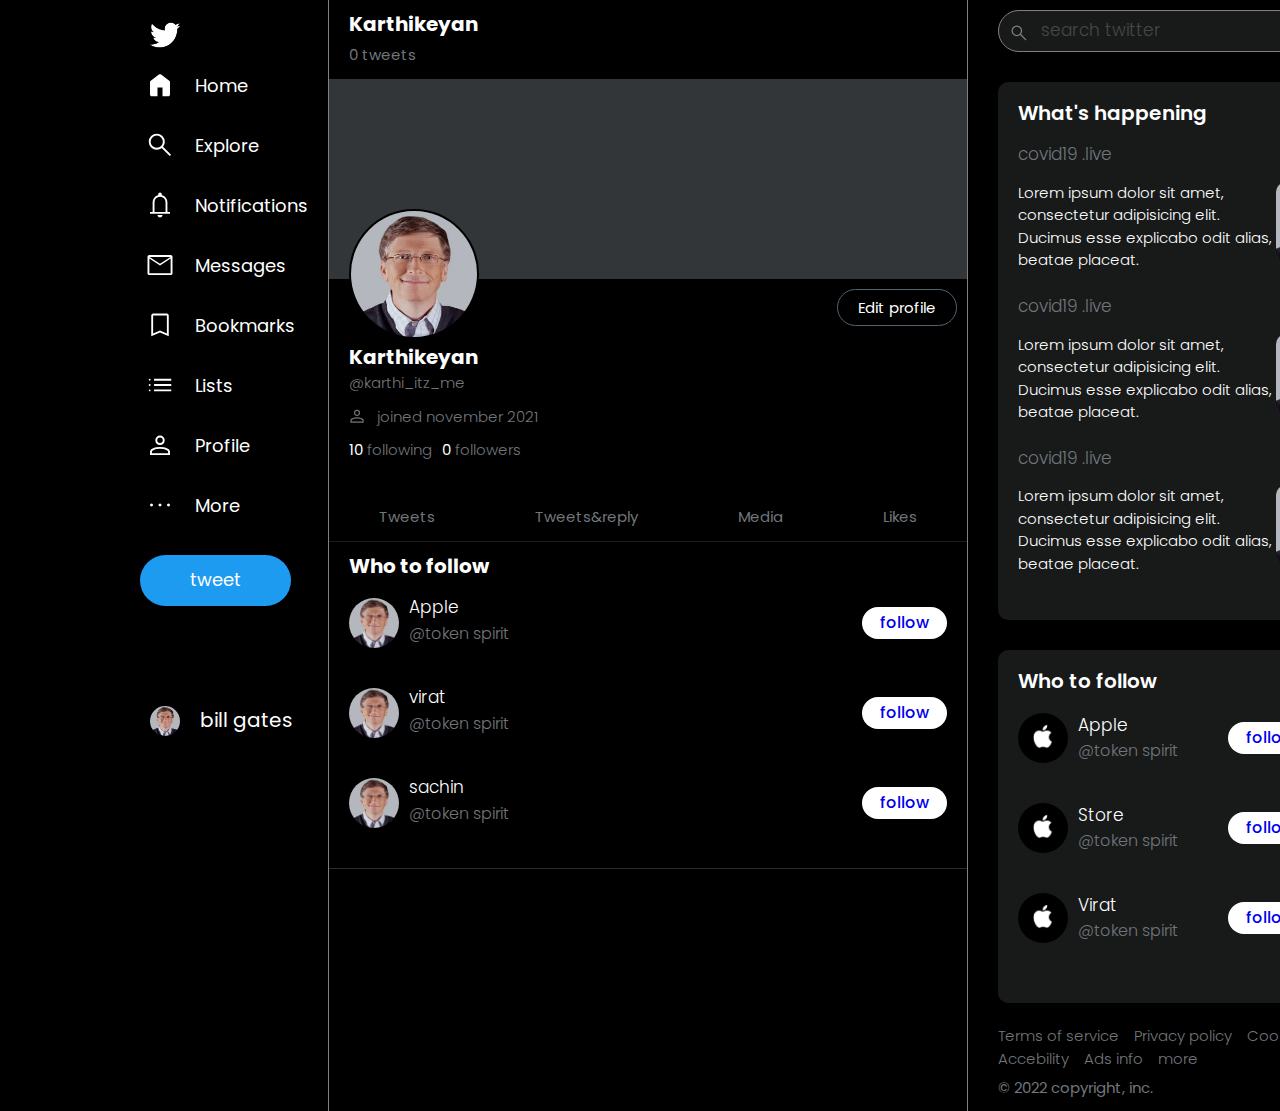
<file: components/profile.html>
<!DOCTYPE html>
<html lang="en">
  <head>
    <meta charset="UTF-8" />
    <meta http-equiv="X-UA-Compatible" content="IE=edge" />
    <meta name="viewport" content="width=device-width, initial-scale=1.0" />
    <title>profile</title>
    <link rel="preconnect" href="https://fonts.googleapis.com" />
    <link rel="preconnect" href="https://fonts.gstatic.com" crossorigin />
    <link
      href="https://fonts.googleapis.com/css2?family=Poppins:wght@100;200;300;400&display=swap"
      rel="stylesheet"
    />
    <link rel="stylesheet" href="../css/style.css" />
    <link rel="stylesheet" href="../css/normalize.css" />
  </head>
  <body>
    <div class="home--container main__icons" id="main-icons">
      <aside class="All__icons all__lists">
        <span class="black-bird">
          <img src="../assets/bird.png" alt="bird" class="home-bird" />
        </span>
        <a href="twitterhome.html" class="link-icon">
          <span class="icon__container m-container">
            <svg class="icon">
              <use
                xlink:href="../assets/sprite.svg#home_FILL1_wght400_GRAD0_opsz48"
              ></use>
            </svg>
          </span>
          <p>Home</p></a
        >
        <a href="explore.html" class="link-icon">
          <span class="icon__container m-container">
            <svg class="icon">
              <use
                xlink:href="../assets/sprite (2).svg#search_FILL0_wght400_GRAD0_opsz48"
              ></use>
            </svg>
          </span>
          <p>Explore</p></a
        >
        <a href="notifications.html" class="link-icon">
          <span class="icon__container m-container">
            <svg class="icon">
              <use
                xlink:href="../assets/sprite (1).svg#notifications_FILL0_wght400_GRAD0_opsz48"
              ></use>
            </svg>
          </span>
          <p>Notifications</p></a
        >
        <a href="message.html" class="link-icon">
          <span class="icon__container m-container">
            <svg class="icon">
              <use
                xlink:href="../assets/sprite (1).svg#mail_FILL0_wght400_GRAD0_opsz48"
              ></use>
            </svg>
          </span>
          <p>Messages</p></a
        >
        <a href="bookmark.html" class="link-icon">
          <span class="icon__container m-container">
            <svg class="icon">
              <use
                xlink:href="../assets/sprite (1).svg#bookmark_FILL0_wght400_GRAD0_opsz48"
              ></use>
            </svg>
          </span>
          <p>Bookmarks</p></a
        >
        <a href="twitterlists.html" class="link-icon">
          <span class="icon__container m-container">
            <svg class="icon">
              <use
                xlink:href="../assets/sprite (1).svg#list_FILL0_wght400_GRAD0_opsz48"
              ></use>
            </svg>
          </span>
          <p>Lists</p></a
        >
        <a href="#" class="link-icon">
          <span class="icon__container m-container">
            <svg class="icon">
              <use
                xlink:href="../assets/sprite (1).svg#person_FILL0_wght400_GRAD0_opsz48"
              ></use>
            </svg>
          </span>
          <p>Profile</p></a
        >
        <a href="#" class="link-icon" id="link-icon">
          <span class="icon__container m-container">
            <svg class="icon">
              <use
                xlink:href="../assets/sprite (1).svg#more_horiz_FILL0_wght400_GRAD0_opsz48"
              ></use>
            </svg>
          </span>
          <p>More</p></a
        >
        <a href="#" class="link-icon link__tweet" id="blue-btn">
          <span class="icon__container blue-container">
            <svg class="icon">
              <use
                xlink:href="../assets/sprite (1).svg#favorite_FILL0_wght400_GRAD0_opsz48"
              ></use>
            </svg>
          </span>
          <p>Tweet</p></a
        >
        <div class="t-width mess-btn">
          <a href="#" class="blue--button btn" id="blue-button">tweet</a>
        </div>
        <div class="gates-block">
          <img src="../assets/bill.jpg" alt="google" class="google__round" />
          <p class="gates">bill gates</p>
        </div>
      </aside>
      <header class="All__contents message__contents">
        <div class="profile-name">
          <h1>Karthikeyan</h1>
          <p>0 tweets</p>
        </div>
        <div class="backg__img">
          <img src="../assets/bill.jpg" alt="bill" />
        </div>
        <div class="edit-pro">
          <a href="#" class="edit__p" id="edit__p">Edit profile</a>
        </div>
        <div class="proname__witdate">
          <h1>Karthikeyan</h1>
          <p class="act-name">@karthi_itz_me</p>
          <div class="cal__icon">
            <svg class="icon pro-icon">
              <use
                xlink:href="../assets/sprite (1).svg#person_FILL0_wght400_GRAD0_opsz48"
              ></use>
            </svg>
            <p class="joined">joined november 2021</p>
          </div>
          <div class="my-follow">
            <p>10 <span>following</span></p>
            <p class="prof__space">0 <span>followers</span></p>
          </div>
        </div>
        <div class="profile__links">
          <a href="#">Tweets</a>
          <a href="#">Tweets&reply</a>
          <a href="#">Media</a>
          <a href="#">Likes</a>
        </div>
        <div class="discover__list">
          <h1>Who to follow</h1>
          <div>
            <div class="simple-news1 simple-news2 dis-bil">
              <div class="bilwit-img">
                <img src="../assets/bill.jpg" alt="apple" />
                <div class="discover__items">
                  <p>Apple</p>
                  <p class="subpara">@token spirit</p>
                </div>
              </div>
              <a href="#" class="btn">follow</a>
            </div>
            <div class="simple-news1 simple-news2 dis-bil">
              <div class="bilwit-img">
                <img src="../assets/bill.jpg" alt="apple" />
                <div class="discover__items">
                  <p>virat</p>
                  <p class="subpara">@token spirit</p>
                </div>
              </div>
              <a href="#" class="btn">follow</a>
            </div>
            <div class="simple-news1 simple-news2 dis-bil">
              <div class="bilwit-img">
                <img src="../assets/bill.jpg" alt="apple" />
                <div class="discover__items">
                  <p>sachin</p>
                  <p class="subpara">@token spirit</p>
                </div>
              </div>
              <a href="#" class="btn">follow</a>
            </div>
          </div>
        </div>
      </header>
      <aside class="third--aside profile--aside">
        <form method="post" class="third__block">
          <div class="search-news">
            <svg class="icon blur--icon">
              <use
                xlink:href="../assets/sprite (2).svg#search_FILL0_wght400_GRAD0_opsz48"
              ></use>
            </svg>
            <input
              type="text"
              class="input-search"
              placeholder="search twitter"
            />
          </div>
        </form>
        <div class="latest__news">
          <p>What's happening</p>
          <div class="simple-news">
            <p>covid19 .live</p>
            <div>
              <h5>
                Lorem ipsum dolor sit amet, consectetur adipisicing elit.
                Ducimus esse explicabo odit alias, beatae placeat.
              </h5>
              <img src="../assets/bill.jpg" alt="billgates" />
            </div>
          </div>
          <div class="simple-news">
            <p>covid19 .live</p>
            <div>
              <h5>
                Lorem ipsum dolor sit amet, consectetur adipisicing elit.
                Ducimus esse explicabo odit alias, beatae placeat.
              </h5>
              <img src="../assets/bill.jpg" alt="billgates" />
            </div>
          </div>
          <div class="simple-news">
            <p>covid19 .live</p>
            <div>
              <h5>
                Lorem ipsum dolor sit amet, consectetur adipisicing elit.
                Ducimus esse explicabo odit alias, beatae placeat.
              </h5>
              <img src="../assets/bill.jpg" alt="billgates" />
            </div>
          </div>
        </div>
        <div class="latest__news">
          <p>Who to follow</p>
          <div class="simple-news1">
            <img src="../assets/applepic.jpg" alt="apple" />
            <div>
              <p>Apple</p>
              <p class="subpara">@token spirit</p>
            </div>
            <a href="#" class="btn">follow</a>
          </div>
          <div class="simple-news1">
            <img src="../assets/applepic.jpg" alt="apple" />
            <div>
              <p>Store</p>
              <p class="subpara">@token spirit</p>
            </div>
            <a href="#" class="btn">follow</a>
          </div>
          <div class="simple-news1">
            <img src="../assets/applepic.jpg" alt="apple" />
            <div>
              <p>Virat</p>
              <p class="subpara">@token spirit</p>
            </div>
            <a href="#" class="btn">follow</a>
          </div>
        </div>
        <div class="twitter-copy">
          <a href="#" class="copy-link">Terms of service</a>
          <a href="#" class="copy-link">Privacy policy</a>
          <a href="#" class="copy-link">Cookie policy</a>
          <a href="#" class="copy-link">Accebility</a>
          <a href="#" class="copy-link">Ads info</a>
          <a href="#" class="copy-link">more</a>
        </div>
        <p class="copyright">&copy; 2022 copyright, inc.</p>
      </aside>
      <div class="prof--ics" id="prof--ics">
        <div class="p-ics">
          <svg class="icon pro-icon">
            <use
              xlink:href="../assets/sprite (1).svg#person_FILL0_wght400_GRAD0_opsz48"
            ></use>
          </svg>
          <p>Topics</p>
        </div>
        <div class="p-ics">
          <svg class="icon pro-icon">
            <use
              xlink:href="../assets/sprite (1).svg#person_FILL0_wght400_GRAD0_opsz48"
            ></use>
          </svg>
          <p>moments</p>
        </div>
        <div class="p-ics">
          <svg class="icon pro-icon">
            <use
              xlink:href="../assets/sprite (1).svg#person_FILL0_wght400_GRAD0_opsz48"
            ></use>
          </svg>
          <p>newsletter</p>
        </div>
        <div class="p-ics">
          <svg class="icon pro-icon">
            <use
              xlink:href="../assets/sprite (1).svg#person_FILL0_wght400_GRAD0_opsz48"
            ></use>
          </svg>
          <p>twitter and professionals</p>
        </div>
        <div class="p-ics">
          <svg class="icon pro-icon">
            <use
              xlink:href="../assets/sprite (1).svg#person_FILL0_wght400_GRAD0_opsz48"
            ></use>
          </svg>
          <p>twitter add</p>
        </div>
        <div class="p-ics">
          <svg class="icon pro-icon">
            <use
              xlink:href="../assets/sprite (1).svg#person_FILL0_wght400_GRAD0_opsz48"
            ></use>
          </svg>
          <p>analytics</p>
        </div>
        <div class="p-ics">
          <svg class="icon pro-icon">
            <use
              xlink:href="../assets/sprite (1).svg#person_FILL0_wght400_GRAD0_opsz48"
            ></use>
          </svg>
          <p>settings</p>
        </div>
        <div class="p-ics">
          <svg class="icon pro-icon">
            <use
              xlink:href="../assets/sprite (1).svg#person_FILL0_wght400_GRAD0_opsz48"
            ></use>
          </svg>
          <p>help center</p>
        </div>
        <div class="p-ics">
          <svg class="icon pro-icon">
            <use
              xlink:href="../assets/sprite (1).svg#person_FILL0_wght400_GRAD0_opsz48"
            ></use>
          </svg>
          <p>display</p>
        </div>
        <div class="p-ics">
          <svg class="icon pro-icon">
            <use
              xlink:href="../assets/sprite (1).svg#person_FILL0_wght400_GRAD0_opsz48"
            ></use>
          </svg>
          <p class="p-para">keyboard shortcuts</p>
        </div>
      </div>
    </div>
    <div class="popup" id="popup">
      <div class="whats__new">
        <img src="../assets/bill.jpg" alt="billgates" />
        <textarea placeholder="Whats happening?"></textarea>
      </div>
      <div class="home__icons">
        <div>
          <a href="#" class="blue__link">
            <span class="icon__container">
              <svg class="icon blue__icon">
                <use
                  xlink:href="../assets/sprite (1).svg#image_FILL0_wght400_GRAD0_opsz48"
                ></use>
              </svg>
            </span>
          </a>
          <a href="#" class="blue__link">
            <span class="icon__container">
              <svg class="icon blue__icon">
                <use
                  xlink:href="../assets/sprite (1).svg#gif_box_FILL0_wght400_GRAD0_opsz48"
                ></use>
              </svg>
            </span>
          </a>
          <a href="#" class="blue__link">
            <span class="icon__container">
              <svg class="icon blue__icon">
                <use
                  xlink:href="../assets/sprite (1).svg#bar_chart_FILL0_wght400_GRAD0_opsz48"
                ></use>
              </svg>
            </span>
          </a>
          <a href="#" class="blue__link">
            <span class="icon__container">
              <svg class="icon blue__icon">
                <use
                  xlink:href="../assets/sprite (1).svg#sentiment_satisfied_FILL0_wght400_GRAD0_opsz48"
                ></use>
              </svg>
            </span>
          </a>
          <a href="#" class="blue__link">
            <span class="icon__container">
              <svg class="icon blue__icon">
                <use
                  xlink:href="../assets/sprite (1).svg#schedule_FILL0_wght400_GRAD0_opsz48"
                ></use>
              </svg>
            </span>
          </a>
          <a href="#" class="blue__link">
            <span class="icon__container">
              <svg class="icon blue__icon">
                <use
                  xlink:href="../assets/sprite (1).svg#pin_drop_FILL0_wght400_GRAD0_opsz48"
                ></use>
              </svg>
            </span>
          </a>
        </div>
        <a href="#" class="btn tweet__small">Tweet</a>
      </div>
    </div>
    <div class="edit-profile" id="edit-profile">
      <div class="ed__top">
        <h1 class="ed-head">Edit Profile</h1>
        <a href="#" class="btn">save</a>
      </div>
      <img src="../assets/bill.jpg" alt="bill" class="ed-img" />
      <form class="my-form">
        <div class="ed-name" id="ed-name">
          <input
            type="text"
            class="pro__input"
            placeholder="Name"
            name="name"
          />
          <label for="name" class="form-label">Name</label>
        </div>
        <div class="ed-name" id="ed-name">
          <input type="text" class="pro__input" placeholder="Bio" name="name" />
          <label for="name" class="form-label">Bio</label>
        </div>
        <div class="ed-name" id="ed-name">
          <input
            type="text"
            class="pro__input"
            placeholder="Location"
            name="name"
          />
          <label for="name" class="form-label">Location</label>
        </div>
        <div class="ed-name" id="ed-name">
          <input
            type="text"
            class="pro__input"
            placeholder="Website"
            name="name"
          />
          <label for="name" class="form-label">Website</label>
        </div>
      </form>
    </div>
    <script src="../js/index.js"></script>
  </body>
</html>
</file>
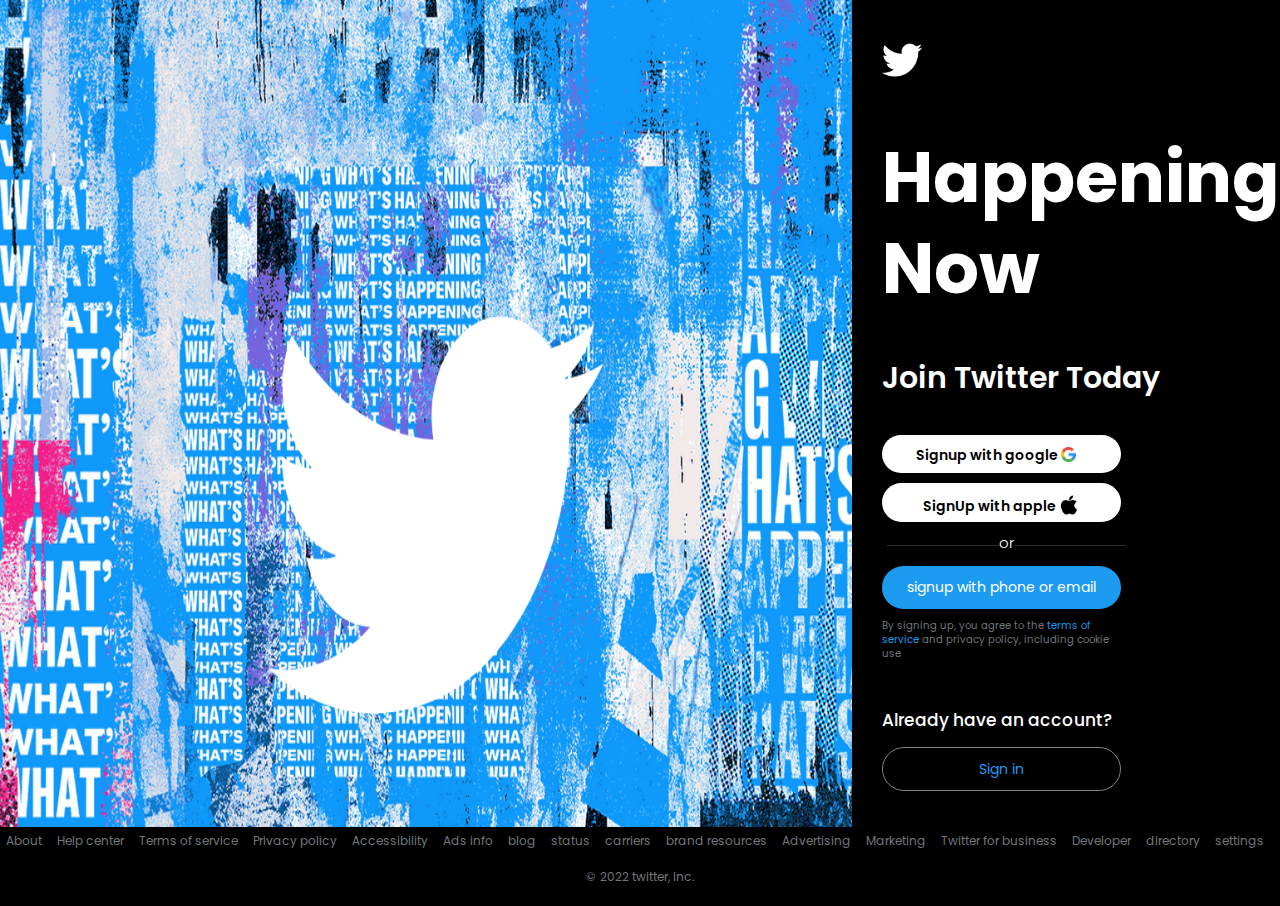
<file: components/twitter.html>
<!DOCTYPE html>
<html lang="en">
  <head>
    <meta charset="UTF-8" />
    <meta http-equiv="X-UA-Compatible" content="IE=edge" />
    <meta name="viewport" content="width=device-width, initial-scale=1.0" />
    <title>twitter login</title>
    <link rel="preconnect" href="https://fonts.googleapis.com" />
    <link rel="preconnect" href="https://fonts.gstatic.com" crossorigin />
    <link
      href="https://fonts.googleapis.com/css2?family=Poppins:wght@100;200;300;400&display=swap"
      rel="stylesheet"
    />
    <link rel="stylesheet" href="../css/style.css" />
    <link rel="stylesheet" href="../css/normalize.css" />
  </head>
  <body>
    <div class="container--twitter">
      <div class="twitter__login">
        <div class="headings">
          <div>
            <img
              src="../assets/bird.png"
              class="small__bird"
              alt="a bird with blue"
            />
            <div class="head__width">
              <h1 class="head1">Happening Now</h1>
            </div>
            <p class="head2">Join Twitter Today</p>
            <div class="link1">
              <a href="#" class="imglink img__link">
                Signup with google
                <img
                  src="../assets/google-symbol.png"
                  class="google__symbol symbl"
                  alt="google symbol"
                />
              </a>
            </div>
            <div class="link2">
              <a href="#" class="imglink">
                SignUp with apple
                <img
                  src="../assets/appleblack.png"
                  class="apple__symbol"
                  alt="apple symbol"
                />
              </a>
            </div>
            <h2><span>or</span></h2>
            <div class="mobile--sign">
              <a href="#" class="imglink">signup with phone or email</a>
            </div>
            <p class="terms">
              By signing up, you agree to the
              <a href="#" class="conditions"> terms of service </a> and privacy
              policy, including cookie use
            </p>
            <p class="exist__acc">Already have an account?</p>
            <a href="#" class="imglink line__btn">Sign in</a>
          </div>
        </div>
        <div>
          <img
            src="../assets/twitterlogo.png"
            class="bird"
            alt="a bird with blue"
          />
        </div>
      </div>
    </div>
    <footer class="copyrights">
      <a href="#" class="last__link">About</a>
      <a href="#" class="last__link">Help center</a>
      <a href="#" class="last__link">Terms of service</a>
      <a href="#" class="last__link">Privacy policy</a>
      <a href="#" class="last__link">Accessibility</a>
      <a href="#" class="last__link">Ads info</a>
      <a href="#" class="last__link">blog</a>
      <a href="#" class="last__link">status</a>
      <a href="#" class="last__link">carriers</a>
      <a href="#" class="last__link">brand resources</a>
      <a href="#" class="last__link">Advertising</a>
      <a href="#" class="last__link">Marketing</a>
      <a href="#" class="last__link">Twitter for business</a>
      <a href="#" class="last__link">Developer</a>
      <a href="#" class="last__link">directory</a>
      <a href="#" class="last__link">settings</a>
      <p class="last__p">&copy; 2022 twitter, Inc.</p>
    </footer>
  </body>
</html>
</file>
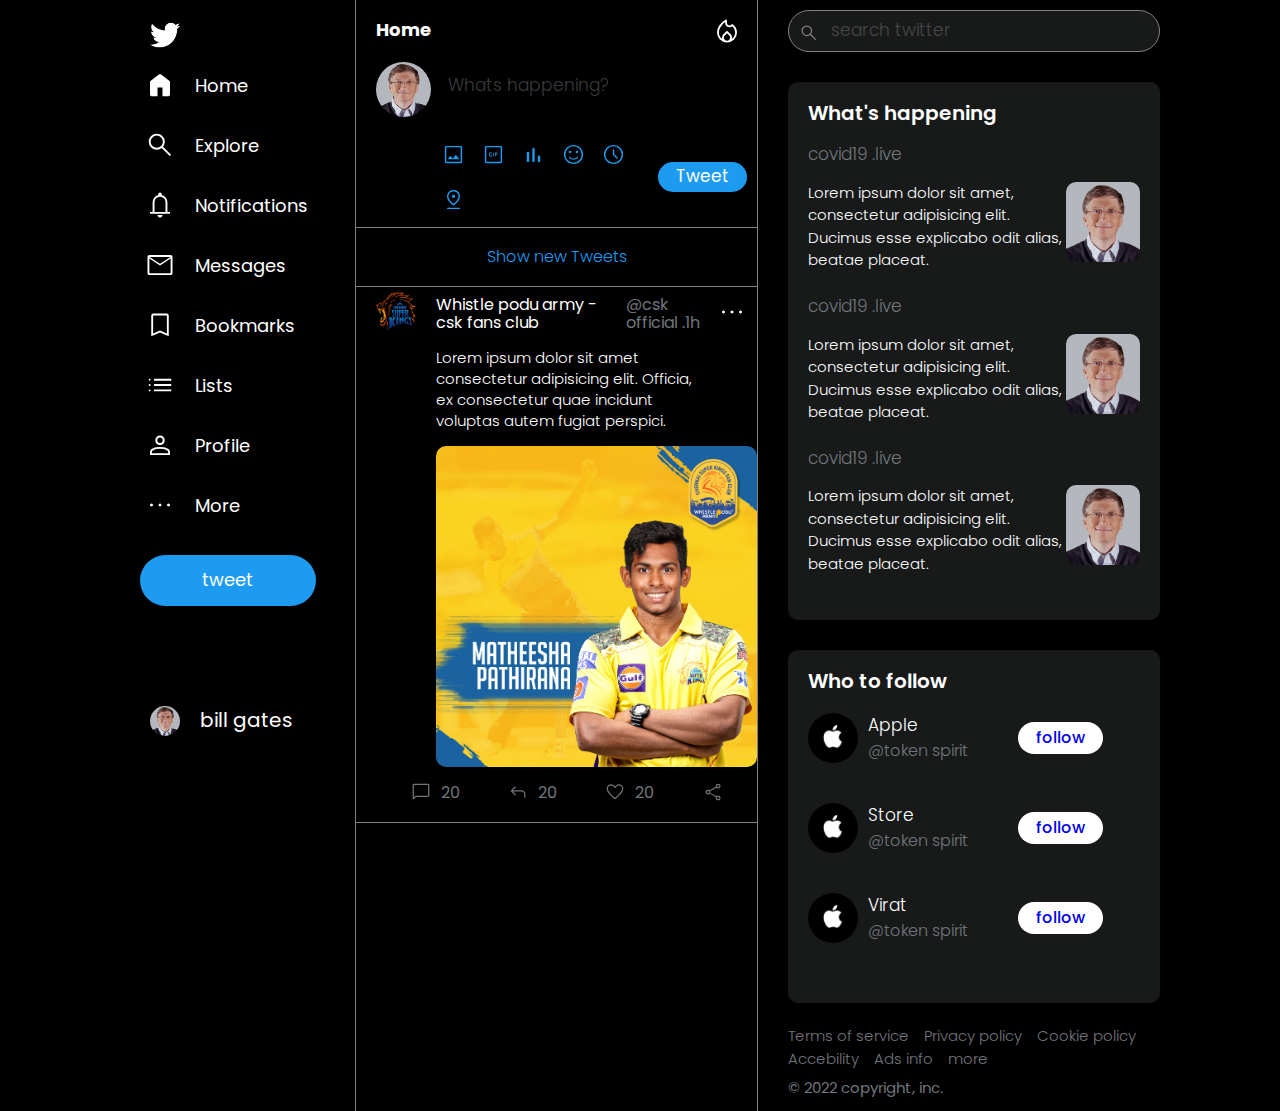
<file: components/twitterhome.html>
<!DOCTYPE html>
<html lang="en">
  <head>
    <meta charset="UTF-8" />
    <meta http-equiv="X-UA-Compatible" content="IE=edge" />
    <meta name="viewport" content="width=device-width, initial-scale=1.0" />
    <title>Home</title>
    <link rel="preconnect" href="https://fonts.googleapis.com" />
    <link rel="preconnect" href="https://fonts.gstatic.com" crossorigin />
    <link
      href="https://fonts.googleapis.com/css2?family=Poppins:wght@100;200;300;400&display=swap"
      rel="stylesheet"
    />
    <link rel="stylesheet" href="../css/style.css" />
    <link rel="stylesheet" href="../css/normalize.css" />
  </head>
  <body>
    <div class="home--container" id="main-icons">
      <aside class="All__icons all__lists">
        <span class="black-bird">
          <img src="../assets/bird.png" alt="bird" class="home-bird" />
        </span>
        <a href="#" class="link-icon">
          <span class="icon__container m-container">
            <svg class="icon">
              <use
                xlink:href="../assets/sprite.svg#home_FILL1_wght400_GRAD0_opsz48"
              ></use>
            </svg>
          </span>
          <p>Home</p></a
        >
        <a href="explore.html" class="link-icon">
          <span class="icon__container m-container">
            <svg class="icon">
              <use
                xlink:href="../assets/sprite (2).svg#search_FILL0_wght400_GRAD0_opsz48"
              ></use>
            </svg>
          </span>
          <p>Explore</p></a
        >
        <a href="notifications.html" class="link-icon">
          <span class="icon__container m-container">
            <svg class="icon">
              <use
                xlink:href="../assets/sprite (1).svg#notifications_FILL0_wght400_GRAD0_opsz48"
              ></use>
            </svg>
          </span>
          <p>Notifications</p></a
        >
        <a href="message.html" class="link-icon">
          <span class="icon__container m-container">
            <svg class="icon">
              <use
                xlink:href="../assets/sprite (1).svg#mail_FILL0_wght400_GRAD0_opsz48"
              ></use>
            </svg>
          </span>
          <p>Messages</p></a
        >
        <a href="bookmark.html" class="link-icon">
          <span class="icon__container m-container">
            <svg class="icon">
              <use
                xlink:href="../assets/sprite (1).svg#bookmark_FILL0_wght400_GRAD0_opsz48"
              ></use>
            </svg>
          </span>
          <p>Bookmarks</p></a
        >
        <a href="twitterlists.html" class="link-icon">
          <span class="icon__container m-container">
            <svg class="icon">
              <use
                xlink:href="../assets/sprite (1).svg#list_FILL0_wght400_GRAD0_opsz48"
              ></use>
            </svg>
          </span>
          <p>Lists</p></a
        >
        <a href="profile.html" class="link-icon">
          <span class="icon__container m-container">
            <svg class="icon">
              <use
                xlink:href="../assets/sprite (1).svg#person_FILL0_wght400_GRAD0_opsz48"
              ></use>
            </svg>
          </span>
          <p>Profile</p></a
        >
        <a href="#" class="link-icon" id="link-icon">
          <span class="icon__container m-container">
            <svg class="icon">
              <use
                xlink:href="../assets/sprite (1).svg#more_horiz_FILL0_wght400_GRAD0_opsz48"
              ></use>
            </svg>
          </span>
          <p>More</p></a
        >
        <a href="#" class="link-icon link__tweet" id="blue-btn">
          <span class="icon__container blue-container">
            <svg class="icon">
              <use
                xlink:href="../assets/sprite (1).svg#favorite_FILL0_wght400_GRAD0_opsz48"
              ></use>
            </svg>
          </span>
          <p>Tweet</p></a
        >
        <div class="t-width mess-btn">
          <a href="#" class="blue--button btn" id="blue-button">tweet</a>
        </div>
        <div class="gates-block">
          <img src="../assets/bill.jpg" alt="google" class="google__round" />
          <p class="gates">bill gates</p>
        </div>
      </aside>
      <header class="All__contents message__contents">
        <div class="head__home">
          <h3>Home</h3>
          <a href="#">
            <span class="icon__container small-container">
              <svg class="icon">
                <use
                  xlink:href="../assets/sprite (1).svg#local_fire_department_FILL0_wght400_GRAD0_opsz48"
                ></use>
              </svg> </span
          ></a>
        </div>
        <div class="whats__new">
          <img src="../assets/bill.jpg" alt="billgates" />
          <textarea placeholder="Whats happening?"></textarea>
        </div>
        <div class="home__icons">
          <div>
            <a href="#" class="blue__link">
              <span class="icon__container">
                <svg class="icon blue__icon">
                  <use
                    xlink:href="../assets/sprite (1).svg#image_FILL0_wght400_GRAD0_opsz48"
                  ></use>
                </svg>
              </span>
            </a>
            <a href="#" class="blue__link">
              <span class="icon__container">
                <svg class="icon blue__icon">
                  <use
                    xlink:href="../assets/sprite (1).svg#gif_box_FILL0_wght400_GRAD0_opsz48"
                  ></use>
                </svg>
              </span>
            </a>
            <a href="#" class="blue__link">
              <span class="icon__container">
                <svg class="icon blue__icon">
                  <use
                    xlink:href="../assets/sprite (1).svg#bar_chart_FILL0_wght400_GRAD0_opsz48"
                  ></use>
                </svg>
              </span>
            </a>
            <a href="#" class="blue__link">
              <span class="icon__container">
                <svg class="icon blue__icon">
                  <use
                    xlink:href="../assets/sprite (1).svg#sentiment_satisfied_FILL0_wght400_GRAD0_opsz48"
                  ></use>
                </svg>
              </span>
            </a>
            <a href="#" class="blue__link">
              <span class="icon__container">
                <svg class="icon blue__icon">
                  <use
                    xlink:href="../assets/sprite (1).svg#schedule_FILL0_wght400_GRAD0_opsz48"
                  ></use>
                </svg>
              </span>
            </a>
            <a href="#" class="blue__link">
              <span class="icon__container">
                <svg class="icon blue__icon">
                  <use
                    xlink:href="../assets/sprite (1).svg#pin_drop_FILL0_wght400_GRAD0_opsz48"
                  ></use>
                </svg>
              </span>
            </a>
          </div>
          <a href="#" class="btn tweet__small">Tweet</a>
        </div>
        <div class="tweet-show">
          <a href="#" class="show__tweet">Show new Tweets</a>
        </div>
        <div class="news__feed">
          <div class="csk__logo">
            <div>
              <img src="../assets/csk.png" class="csk" alt="lion" />
              <a href="#" class="csk-link">Whistle podu army - csk fans club</a>
              <p>@csk official .1h</p>
            </div>
            <a href="#">
              <span class="icon__container">
                <svg class="icon">
                  <use
                    xlink:href="../assets/sprite (1).svg#more_horiz_FILL0_wght400_GRAD0_opsz48"
                  ></use>
                </svg>
              </span>
            </a>
          </div>
          <p class="csk-content">
            Lorem ipsum dolor sit amet consectetur adipisicing elit. Officia, ex
            consectetur quae incidunt voluptas autem fugiat perspici.
          </p>
          <div class="player__img">
            <img src="../assets/player.jpg" alt="player" />
            <div class="like__tweet">
              <div class="flat__line">
                <a href="#" class="link-icon comment__tweet">
                  <span class="post-container">
                    <svg class="icon post-icon">
                      <use
                        xlink:href="../assets/sprite (1).svg#chat_bubble_FILL0_wght400_GRAD0_opsz48"
                      ></use>
                    </svg>
                  </span>
                </a>
                <p>20</p>
              </div>
              <div class="flat__line fl1">
                <a href="#" class="link-icon comment__tweet1">
                  <span class="post-container">
                    <svg class="icon post-icon1">
                      <use
                        xlink:href="../assets/sprite (1).svg#reply_FILL0_wght400_GRAD0_opsz48"
                      ></use>
                    </svg>
                  </span>
                </a>
                <p>20</p>
              </div>
              <div class="flat__line fl2">
                <a href="#" class="link-icon comment__tweet2">
                  <span class="post-container">
                    <svg class="icon post-icon2">
                      <use
                        xlink:href="../assets/sprite (1).svg#favorite_FILL0_wght400_GRAD0_opsz48"
                      ></use>
                    </svg>
                  </span>
                </a>
                <p>20</p>
              </div>
              <div class="flat__line fl3">
                <a href="#" class="link-icon comment__tweet3">
                  <span class="post-container">
                    <svg class="icon post-icon3">
                      <use
                        xlink:href="../assets/sprite (1).svg#share_FILL0_wght400_GRAD0_opsz48"
                      ></use>
                    </svg>
                  </span>
                </a>
              </div>
            </div>
          </div>
        </div>
      </header>
      <aside class="third--aside">
        <form method="post" class="third__block">
          <div class="search-news">
            <svg class="icon blur--icon">
              <use
                xlink:href="../assets/sprite (2).svg#search_FILL0_wght400_GRAD0_opsz48"
              ></use>
            </svg>
            <input
              type="text"
              class="input-search"
              placeholder="search twitter"
            />
          </div>
        </form>
        <div class="latest__news">
          <p>What's happening</p>
          <div class="simple-news">
            <p>covid19 .live</p>
            <div>
              <h5>
                Lorem ipsum dolor sit amet, consectetur adipisicing elit.
                Ducimus esse explicabo odit alias, beatae placeat.
              </h5>
              <img src="../assets/bill.jpg" alt="billgates" />
            </div>
          </div>
          <div class="simple-news">
            <p>covid19 .live</p>
            <div>
              <h5>
                Lorem ipsum dolor sit amet, consectetur adipisicing elit.
                Ducimus esse explicabo odit alias, beatae placeat.
              </h5>
              <img src="../assets/bill.jpg" alt="billgates" />
            </div>
          </div>
          <div class="simple-news">
            <p>covid19 .live</p>
            <div>
              <h5>
                Lorem ipsum dolor sit amet, consectetur adipisicing elit.
                Ducimus esse explicabo odit alias, beatae placeat.
              </h5>
              <img src="../assets/bill.jpg" alt="billgates" />
            </div>
          </div>
        </div>
        <div class="latest__news">
          <p>Who to follow</p>
          <div class="simple-news1">
            <img src="../assets/applepic.jpg" alt="apple" />
            <div>
              <p>Apple</p>
              <p class="subpara">@token spirit</p>
            </div>
            <a href="#" class="btn">follow</a>
          </div>
          <div class="simple-news1">
            <img src="../assets/applepic.jpg" alt="apple" />
            <div>
              <p>Store</p>
              <p class="subpara">@token spirit</p>
            </div>
            <a href="#" class="btn">follow</a>
          </div>
          <div class="simple-news1">
            <img src="../assets/applepic.jpg" alt="apple" />
            <div>
              <p>Virat</p>
              <p class="subpara">@token spirit</p>
            </div>
            <a href="#" class="btn">follow</a>
          </div>
        </div>
        <div class="twitter-copy">
          <a href="#" class="copy-link">Terms of service</a>
          <a href="#" class="copy-link">Privacy policy</a>
          <a href="#" class="copy-link">Cookie policy</a>
          <a href="#" class="copy-link">Accebility</a>
          <a href="#" class="copy-link">Ads info</a>
          <a href="#" class="copy-link">more</a>
        </div>
        <p class="copyright">&copy; 2022 copyright, inc.</p>
      </aside>
      <div class="prof--ics" id="prof--ics">
        <div class="p-ics">
          <svg class="icon pro-icon">
            <use
              xlink:href="../assets/sprite (1).svg#person_FILL0_wght400_GRAD0_opsz48"
            ></use>
          </svg>
          <p>Topics</p>
        </div>
        <div class="p-ics">
          <svg class="icon pro-icon">
            <use
              xlink:href="../assets/sprite (1).svg#person_FILL0_wght400_GRAD0_opsz48"
            ></use>
          </svg>
          <p>moments</p>
        </div>
        <div class="p-ics">
          <svg class="icon pro-icon">
            <use
              xlink:href="../assets/sprite (1).svg#person_FILL0_wght400_GRAD0_opsz48"
            ></use>
          </svg>
          <p>newsletter</p>
        </div>
        <div class="p-ics">
          <svg class="icon pro-icon">
            <use
              xlink:href="../assets/sprite (1).svg#person_FILL0_wght400_GRAD0_opsz48"
            ></use>
          </svg>
          <p>twitter and professionals</p>
        </div>
        <div class="p-ics">
          <svg class="icon pro-icon">
            <use
              xlink:href="../assets/sprite (1).svg#person_FILL0_wght400_GRAD0_opsz48"
            ></use>
          </svg>
          <p>twitter add</p>
        </div>
        <div class="p-ics">
          <svg class="icon pro-icon">
            <use
              xlink:href="../assets/sprite (1).svg#person_FILL0_wght400_GRAD0_opsz48"
            ></use>
          </svg>
          <p>analytics</p>
        </div>
        <div class="p-ics">
          <svg class="icon pro-icon">
            <use
              xlink:href="../assets/sprite (1).svg#person_FILL0_wght400_GRAD0_opsz48"
            ></use>
          </svg>
          <p>settings</p>
        </div>
        <div class="p-ics">
          <svg class="icon pro-icon">
            <use
              xlink:href="../assets/sprite (1).svg#person_FILL0_wght400_GRAD0_opsz48"
            ></use>
          </svg>
          <p>help center</p>
        </div>
        <div class="p-ics">
          <svg class="icon pro-icon">
            <use
              xlink:href="../assets/sprite (1).svg#person_FILL0_wght400_GRAD0_opsz48"
            ></use>
          </svg>
          <p>display</p>
        </div>
        <div class="p-ics">
          <svg class="icon pro-icon">
            <use
              xlink:href="../assets/sprite (1).svg#person_FILL0_wght400_GRAD0_opsz48"
            ></use>
          </svg>
          <p class="p-para">keyboard shortcuts</p>
        </div>
      </div>
    </div>
    <div class="popup" id="popup">
      <div class="whats__new">
        <img src="../assets/bill.jpg" alt="billgates" />
        <textarea placeholder="Whats happening?"></textarea>
      </div>
      <div class="home__icons">
        <div>
          <a href="#" class="blue__link">
            <span class="icon__container">
              <svg class="icon blue__icon">
                <use
                  xlink:href="../assets/sprite (1).svg#image_FILL0_wght400_GRAD0_opsz48"
                ></use>
              </svg>
            </span>
          </a>
          <a href="#" class="blue__link">
            <span class="icon__container">
              <svg class="icon blue__icon">
                <use
                  xlink:href="../assets/sprite (1).svg#gif_box_FILL0_wght400_GRAD0_opsz48"
                ></use>
              </svg>
            </span>
          </a>
          <a href="#" class="blue__link">
            <span class="icon__container">
              <svg class="icon blue__icon">
                <use
                  xlink:href="../assets/sprite (1).svg#bar_chart_FILL0_wght400_GRAD0_opsz48"
                ></use>
              </svg>
            </span>
          </a>
          <a href="#" class="blue__link">
            <span class="icon__container">
              <svg class="icon blue__icon">
                <use
                  xlink:href="../assets/sprite (1).svg#sentiment_satisfied_FILL0_wght400_GRAD0_opsz48"
                ></use>
              </svg>
            </span>
          </a>
          <a href="#" class="blue__link">
            <span class="icon__container">
              <svg class="icon blue__icon">
                <use
                  xlink:href="../assets/sprite (1).svg#schedule_FILL0_wght400_GRAD0_opsz48"
                ></use>
              </svg>
            </span>
          </a>
          <a href="#" class="blue__link">
            <span class="icon__container">
              <svg class="icon blue__icon">
                <use
                  xlink:href="../assets/sprite (1).svg#pin_drop_FILL0_wght400_GRAD0_opsz48"
                ></use>
              </svg>
            </span>
          </a>
        </div>
        <a href="#" class="btn tweet__small">Tweet</a>
      </div>
    </div>

    <script src="../js/index.js"></script>
  </body>
</html>
</file>
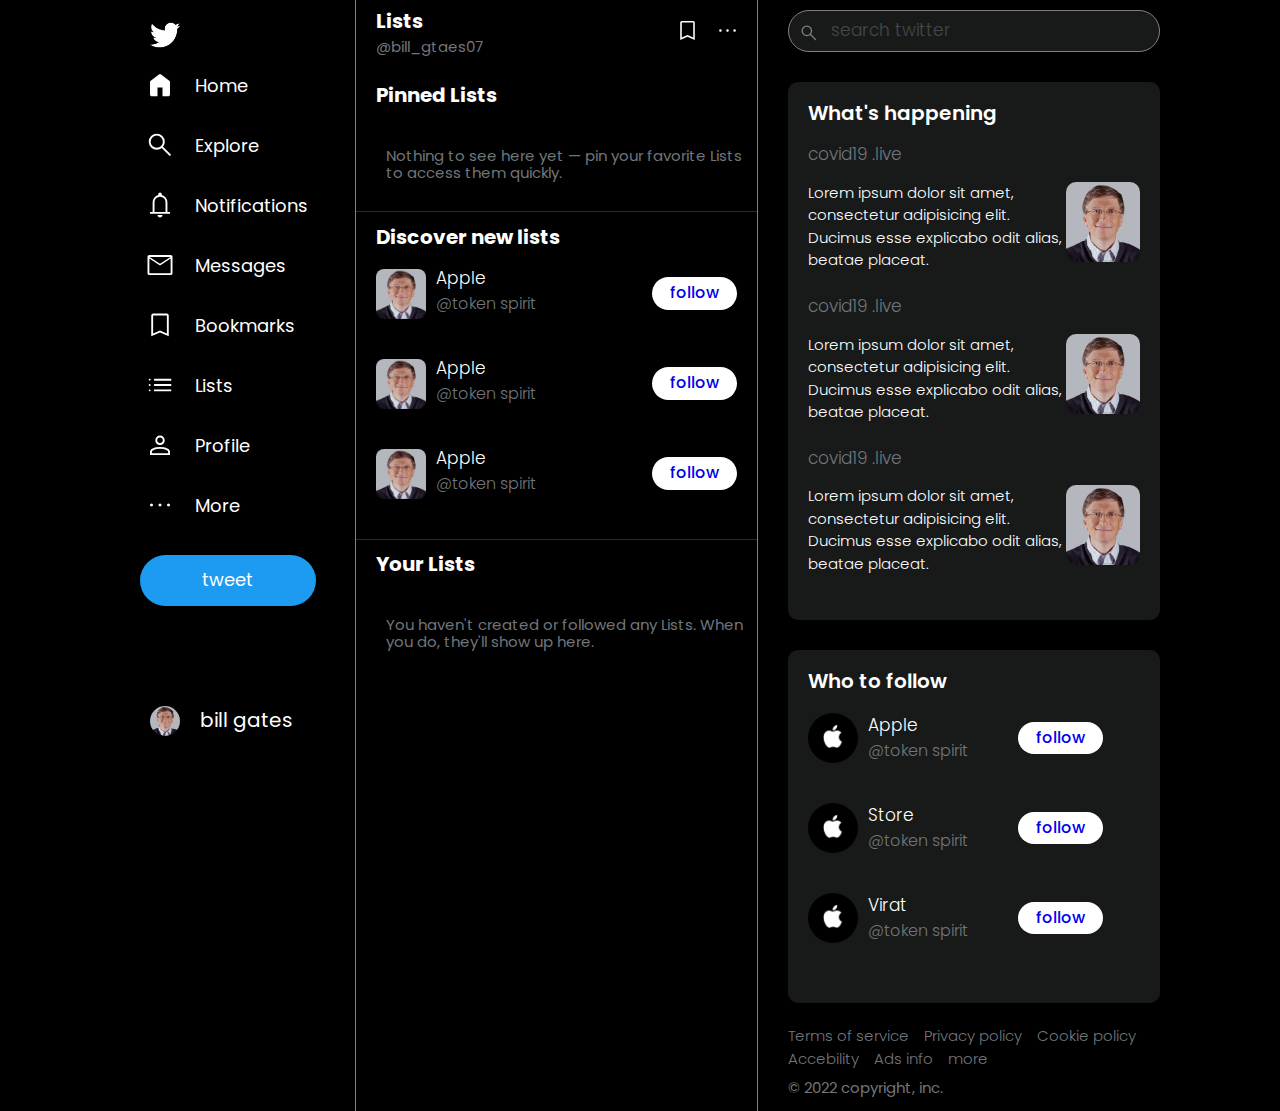
<file: components/twitterlists.html>
<!DOCTYPE html>
<html lang="en">
  <head>
    <meta charset="UTF-8" />
    <meta http-equiv="X-UA-Compatible" content="IE=edge" />
    <meta name="viewport" content="width=device-width, initial-scale=1.0" />
    <title>lists</title>
    <link rel="preconnect" href="https://fonts.googleapis.com" />
    <link rel="preconnect" href="https://fonts.gstatic.com" crossorigin />
    <link
      href="https://fonts.googleapis.com/css2?family=Poppins:wght@100;200;300;400&display=swap"
      rel="stylesheet"
    />
    <link rel="stylesheet" href="../css/style.css" />
    <link rel="stylesheet" href="../css/normalize.css" />
  </head>
  <body>
    <div class="home--container" id="main-icons">
      <aside class="All__icons all__lists">
        <span class="black-bird">
          <img src="../assets/bird.png" alt="bird" class="home-bird" />
        </span>
        <a href="twitterhome.html" class="link-icon">
          <span class="icon__container m-container">
            <svg class="icon">
              <use
                xlink:href="../assets/sprite.svg#home_FILL1_wght400_GRAD0_opsz48"
              ></use>
            </svg>
          </span>
          <p>Home</p></a
        >
        <a href="explore.html" class="link-icon">
          <span class="icon__container m-container">
            <svg class="icon">
              <use
                xlink:href="../assets/sprite (2).svg#search_FILL0_wght400_GRAD0_opsz48"
              ></use>
            </svg>
          </span>
          <p>Explore</p></a
        >
        <a href="notifications.html" class="link-icon">
          <span class="icon__container m-container">
            <svg class="icon">
              <use
                xlink:href="../assets/sprite (1).svg#notifications_FILL0_wght400_GRAD0_opsz48"
              ></use>
            </svg>
          </span>
          <p>Notifications</p></a
        >
        <a href="message.html" class="link-icon">
          <span class="icon__container m-container">
            <svg class="icon">
              <use
                xlink:href="../assets/sprite (1).svg#mail_FILL0_wght400_GRAD0_opsz48"
              ></use>
            </svg>
          </span>
          <p>Messages</p></a
        >
        <a href="bookmark.html" class="link-icon">
          <span class="icon__container m-container">
            <svg class="icon">
              <use
                xlink:href="../assets/sprite (1).svg#bookmark_FILL0_wght400_GRAD0_opsz48"
              ></use>
            </svg>
          </span>
          <p>Bookmarks</p></a
        >
        <a href="#" class="link-icon">
          <span class="icon__container m-container">
            <svg class="icon">
              <use
                xlink:href="../assets/sprite (1).svg#list_FILL0_wght400_GRAD0_opsz48"
              ></use>
            </svg>
          </span>
          <p>Lists</p></a
        >
        <a href="profile.html" class="link-icon">
          <span class="icon__container m-container">
            <svg class="icon">
              <use
                xlink:href="../assets/sprite (1).svg#person_FILL0_wght400_GRAD0_opsz48"
              ></use>
            </svg>
          </span>
          <p>Profile</p></a
        >
        <a href="#" class="link-icon" id="link-icon">
          <span class="icon__container m-container">
            <svg class="icon">
              <use
                xlink:href="../assets/sprite (1).svg#more_horiz_FILL0_wght400_GRAD0_opsz48"
              ></use>
            </svg>
          </span>
          <p>More</p></a
        >
        <a href="#" class="link-icon link__tweet" id="blue-btn">
          <span class="icon__container blue-container">
            <svg class="icon">
              <use
                xlink:href="../assets/sprite (1).svg#favorite_FILL0_wght400_GRAD0_opsz48"
              ></use>
            </svg>
          </span>
          <p>Tweet</p></a
        >
        <div class="t-width mess-btn">
          <a href="#" class="blue--button btn" id="blue-button">tweet</a>
        </div>
        <div class="gates-block">
          <img src="../assets/bill.jpg" alt="google" class="google__round" />
          <p class="gates">bill gates</p>
        </div>
      </aside>
      <header class="All__contents message__contents">
        <div class="tlists">
          <div>
            <h1 class="list-heading">Lists</h1>
            <p class="list-para">@bill_gtaes07</p>
          </div>
          <div class="list__icons">
            <a href="#">
              <span class="icon__container m-container n-container">
                <svg class="icon">
                  <use
                    xlink:href="../assets/sprite (1).svg#bookmark_FILL0_wght400_GRAD0_opsz48"
                  ></use>
                </svg>
              </span>
            </a>
            <a href="#">
              <span class="icon__container m-container n-container">
                <svg class="icon">
                  <use
                    xlink:href="../assets/sprite (1).svg#more_horiz_FILL0_wght400_GRAD0_opsz48"
                  ></use>
                </svg>
              </span>
            </a>
          </div>
        </div>
        <div class="pinned">
          <h1>Pinned Lists</h1>
          <p>
            Nothing to see here yet — pin your favorite Lists to access them
            quickly.
          </p>
        </div>
        <div class="discover__list">
          <h1>Discover new lists</h1>
          <div>
            <div class="simple-news1 dis-bil">
              <div class="bilwit-img">
                <img src="../assets/bill.jpg" alt="apple" />
                <div class="discover__items">
                  <p>Apple</p>
                  <p class="subpara">@token spirit</p>
                </div>
              </div>
              <a href="#" class="btn">follow</a>
            </div>
            <div class="simple-news1 dis-bil">
              <div class="bilwit-img">
                <img src="../assets/bill.jpg" alt="apple" />
                <div class="discover__items">
                  <p>Apple</p>
                  <p class="subpara">@token spirit</p>
                </div>
              </div>
              <a href="#" class="btn">follow</a>
            </div>
            <div class="simple-news1 dis-bil">
              <div class="bilwit-img">
                <img src="../assets/bill.jpg" alt="apple" />
                <div class="discover__items">
                  <p>Apple</p>
                  <p class="subpara">@token spirit</p>
                </div>
              </div>
              <a href="#" class="btn">follow</a>
            </div>
          </div>
        </div>
        <div class="pinned pinned2">
          <h1>Your Lists</h1>
          <p>
            You haven't created or followed any Lists. When you do, they'll show
            up here.
          </p>
        </div>
      </header>
      <aside class="third--aside lists--aside">
        <form method="post" class="third__block">
          <div class="search-news">
            <svg class="icon blur--icon">
              <use
                xlink:href="../assets/sprite (2).svg#search_FILL0_wght400_GRAD0_opsz48"
              ></use>
            </svg>
            <input
              type="text"
              class="input-search"
              placeholder="search twitter"
            />
          </div>
        </form>
        <div class="latest__news">
          <p>What's happening</p>
          <div class="simple-news">
            <p>covid19 .live</p>
            <div>
              <h5>
                Lorem ipsum dolor sit amet, consectetur adipisicing elit.
                Ducimus esse explicabo odit alias, beatae placeat.
              </h5>
              <img src="../assets/bill.jpg" alt="billgates" />
            </div>
          </div>
          <div class="simple-news">
            <p>covid19 .live</p>
            <div>
              <h5>
                Lorem ipsum dolor sit amet, consectetur adipisicing elit.
                Ducimus esse explicabo odit alias, beatae placeat.
              </h5>
              <img src="../assets/bill.jpg" alt="billgates" />
            </div>
          </div>
          <div class="simple-news">
            <p>covid19 .live</p>
            <div>
              <h5>
                Lorem ipsum dolor sit amet, consectetur adipisicing elit.
                Ducimus esse explicabo odit alias, beatae placeat.
              </h5>
              <img src="../assets/bill.jpg" alt="billgates" />
            </div>
          </div>
        </div>
        <div class="latest__news">
          <p>Who to follow</p>
          <div class="simple-news1">
            <img src="../assets/applepic.jpg" alt="apple" />
            <div>
              <p>Apple</p>
              <p class="subpara">@token spirit</p>
            </div>
            <a href="#" class="btn">follow</a>
          </div>
          <div class="simple-news1">
            <img src="../assets/applepic.jpg" alt="apple" />
            <div>
              <p>Store</p>
              <p class="subpara">@token spirit</p>
            </div>
            <a href="#" class="btn">follow</a>
          </div>
          <div class="simple-news1">
            <img src="../assets/applepic.jpg" alt="apple" />
            <div>
              <p>Virat</p>
              <p class="subpara">@token spirit</p>
            </div>
            <a href="#" class="btn">follow</a>
          </div>
        </div>
        <div class="twitter-copy">
          <a href="#" class="copy-link">Terms of service</a>
          <a href="#" class="copy-link">Privacy policy</a>
          <a href="#" class="copy-link">Cookie policy</a>
          <a href="#" class="copy-link">Accebility</a>
          <a href="#" class="copy-link">Ads info</a>
          <a href="#" class="copy-link">more</a>
        </div>
        <p class="copyright">&copy; 2022 copyright, inc.</p>
      </aside>
      <div class="prof--ics" id="prof--ics">
        <div class="p-ics">
          <svg class="icon pro-icon">
            <use
              xlink:href="../assets/sprite (1).svg#person_FILL0_wght400_GRAD0_opsz48"
            ></use>
          </svg>
          <p>Topics</p>
        </div>
        <div class="p-ics">
          <svg class="icon pro-icon">
            <use
              xlink:href="../assets/sprite (1).svg#person_FILL0_wght400_GRAD0_opsz48"
            ></use>
          </svg>
          <p>moments</p>
        </div>
        <div class="p-ics">
          <svg class="icon pro-icon">
            <use
              xlink:href="../assets/sprite (1).svg#person_FILL0_wght400_GRAD0_opsz48"
            ></use>
          </svg>
          <p>newsletter</p>
        </div>
        <div class="p-ics">
          <svg class="icon pro-icon">
            <use
              xlink:href="../assets/sprite (1).svg#person_FILL0_wght400_GRAD0_opsz48"
            ></use>
          </svg>
          <p>twitter and professionals</p>
        </div>
        <div class="p-ics">
          <svg class="icon pro-icon">
            <use
              xlink:href="../assets/sprite (1).svg#person_FILL0_wght400_GRAD0_opsz48"
            ></use>
          </svg>
          <p>twitter add</p>
        </div>
        <div class="p-ics">
          <svg class="icon pro-icon">
            <use
              xlink:href="../assets/sprite (1).svg#person_FILL0_wght400_GRAD0_opsz48"
            ></use>
          </svg>
          <p>analytics</p>
        </div>
        <div class="p-ics">
          <svg class="icon pro-icon">
            <use
              xlink:href="../assets/sprite (1).svg#person_FILL0_wght400_GRAD0_opsz48"
            ></use>
          </svg>
          <p>settings</p>
        </div>
        <div class="p-ics">
          <svg class="icon pro-icon">
            <use
              xlink:href="../assets/sprite (1).svg#person_FILL0_wght400_GRAD0_opsz48"
            ></use>
          </svg>
          <p>help center</p>
        </div>
        <div class="p-ics">
          <svg class="icon pro-icon">
            <use
              xlink:href="../assets/sprite (1).svg#person_FILL0_wght400_GRAD0_opsz48"
            ></use>
          </svg>
          <p>display</p>
        </div>
        <div class="p-ics">
          <svg class="icon pro-icon">
            <use
              xlink:href="../assets/sprite (1).svg#person_FILL0_wght400_GRAD0_opsz48"
            ></use>
          </svg>
          <p class="p-para">keyboard shortcuts</p>
        </div>
      </div>
    </div>
    <div class="popup" id="popup">
      <div class="whats__new">
        <img src="../assets/bill.jpg" alt="billgates" />
        <textarea placeholder="Whats happening?"></textarea>
      </div>
      <div class="home__icons">
        <div>
          <a href="#" class="blue__link">
            <span class="icon__container">
              <svg class="icon blue__icon">
                <use
                  xlink:href="../assets/sprite (1).svg#image_FILL0_wght400_GRAD0_opsz48"
                ></use>
              </svg>
            </span>
          </a>
          <a href="#" class="blue__link">
            <span class="icon__container">
              <svg class="icon blue__icon">
                <use
                  xlink:href="../assets/sprite (1).svg#gif_box_FILL0_wght400_GRAD0_opsz48"
                ></use>
              </svg>
            </span>
          </a>
          <a href="#" class="blue__link">
            <span class="icon__container">
              <svg class="icon blue__icon">
                <use
                  xlink:href="../assets/sprite (1).svg#bar_chart_FILL0_wght400_GRAD0_opsz48"
                ></use>
              </svg>
            </span>
          </a>
          <a href="#" class="blue__link">
            <span class="icon__container">
              <svg class="icon blue__icon">
                <use
                  xlink:href="../assets/sprite (1).svg#sentiment_satisfied_FILL0_wght400_GRAD0_opsz48"
                ></use>
              </svg>
            </span>
          </a>
          <a href="#" class="blue__link">
            <span class="icon__container">
              <svg class="icon blue__icon">
                <use
                  xlink:href="../assets/sprite (1).svg#schedule_FILL0_wght400_GRAD0_opsz48"
                ></use>
              </svg>
            </span>
          </a>
          <a href="#" class="blue__link">
            <span class="icon__container">
              <svg class="icon blue__icon">
                <use
                  xlink:href="../assets/sprite (1).svg#pin_drop_FILL0_wght400_GRAD0_opsz48"
                ></use>
              </svg>
            </span>
          </a>
        </div>
        <a href="#" class="btn tweet__small">Tweet</a>
      </div>
    </div>

    <script src="../js/index.js"></script>
  </body>
</html>
</file>
<file: css/style.css>
/*color palette*/
:root {
  --color-green: #198754;
  --color-blue: #0d6efd;
  --color-indigo: #6610f2;
}
/*typography*/
a {
  text-decoration: none;
}
p {
  margin-top: 0;
}
html {
  font-size: 62.5%;
}
body {
  font-family: "poppins", Arial, Helvetica, sans-serif;
  color: rgb(20, 20, 20);
  font-size: 2rem;
  background-color: rgb(246, 243, 238);
  overflow-x: hidden;
}
h1 {
  font-size: 7rem;
}
h2 {
  font-size: 4rem;
}
h3 {
  font-size: 3rem;
}
*,
::after,
::before {
  box-sizing: border-box;
}
::selection {
  background: #267bf4;
  color: #fff;
}
@media screen and (min-width: 1024px) {
  h1 {
    font-size: 8rem;
  }
  h2 {
    font-size: 4rem;
  }
  h3 {
    font-size: 2.4rem;
  }
}
.btn {
  font-size: 1.8rem;
  padding: 1rem 1.8rem;
  border: 0;
  border-radius: 4px;
  cursor: pointer;
  white-space: nowrap;
  text-align: center;
}
.container {
  display: flex;
  justify-content: center;
}
.outer {
  background-color: #fff;
  padding: 3rem;
  margin-top: 3rem;
  width: 33%;
  border-radius: 5px;
}
.accept__condition {
  display: flex;
  margin-top: 1rem;
}
.submit input {
  background-color: #f3b54b;
  color: #fff;
}
.company {
  text-align: center;
  margin-top: 3rem;
  font-size: 1.7rem;
}
.form__field {
  width: 100%;
  border-radius: 3px;
  border: 1px solid rgb(206, 203, 203);
  font-size: 1.7rem;
  outline: 0;
  padding: 0.9rem;
  margin-bottom: 1.5rem;
  color: rgb(32, 31, 31);
}
::placeholder {
  font-size: 1.7rem;
  opacity: 0.5;
  font-weight: 300;
}
.user__detail {
  margin-bottom: 1rem;
  margin-top: 1rem;
  font-size: 1.5rem;
}
.accept__condition p {
  transform: translateY(-2px);
  margin-left: 1rem;
  font-size: 1.7rem;
}
.accept__condition input {
  width: 1.6rem;
  height: 1.6rem;
}
.form--Heading {
  text-align: center;
}
.form--Heading h4 {
  color: #fbc66b;
  font-weight: 500;
  margin-bottom: 2rem;
}
.form--Heading p {
  color: #000;
  font-size: 1.6rem;
  margin-bottom: 2rem;
}
.submit {
  display: flex;
  justify-content: flex-end;
}
.last-set {
  display: flex;
  justify-content: center;
  margin-top: 2rem;
  font-size: 1.7rem;
  margin-top: 4rem;
}
.link {
  color: #f1ac35;
  margin-left: 1rem;
}
.google__symbol {
  width: 1.5rem;
  height: 1.5rem;
}
.apple__symbol {
  width: 2rem;
  height: 2rem;
  transform: translateY(4px);
}
.small__bird {
  width: 4rem;
  height: 4rem;
  margin-top: 4rem;
}
.bird {
  width: 100%;
  max-height: 100vh;
}
.container--twitter {
  background-color: #000;
  display: flex;
  justify-content: center;
}
.twitter__login {
  width: 100%;
}
.headings {
  display: flex;
  justify-content: center;
}
.head__width {
  width: 10%;
}
.head1 {
  color: #fff;
  font-size: 7rem;
  font-weight: bolder;
  line-height: 1.3;
}
.head2 {
  color: #fff;
  font-size: 3rem;
  font-weight: 600;
  margin-bottom: 4rem;
}
.imglink {
  color: #000;
  background-color: #fff;
  font-size: 1.4rem;
  padding: 0.8rem 1rem;
  border: 0;
  border-radius: 50px;
  cursor: pointer;
  white-space: nowrap;
  text-align: center;
  display: block;
}
.img__link {
  padding: 1rem 1rem;
}
.link2 {
  margin-top: 1rem;
  width: 60%;
  font-weight: 600;
}
.link1 {
  width: 60%;
  font-weight: 600;
}
.symbl {
  margin-right: 1rem;
  transform: translateY(2px);
}
hr {
  width: 45%;
  border: 1px solid rgb(58, 57, 57);
  display: block;
}
h2 {
  text-align: center;
  border-bottom: 1px solid rgb(47, 45, 45);
  line-height: 0.1em;
  margin-left: 0.5rem;
  margin-right: 0.5rem;
  width: 60%;
  margin-top: 1rem;
  margin-bottom: 2rem;
}

h2 span {
  background: #000;
  color: #fff;
  font-size: 1.5rem;
  font-weight: 300;
}
.mobile--sign {
  width: 60%;
}
.mobile--sign a {
  margin-bottom: 1rem;
  color: #fff;
  background-color: rgb(29, 155, 240);
  padding: 1.3rem 1rem;
}
.terms {
  font-size: 1rem;
  color: rgb(113, 118, 123);
  width: 60%;
  line-height: 1.4;
}
.conditions {
  color: rgb(29, 155, 240);
}
.line__btn {
  background-color: #000;
  color: rgb(29, 155, 240);
  border: 1px solid grey;
  width: 60%;
  padding: 1.3rem 1rem;
  margin-bottom: 5rem;
}
.exist__acc {
  color: #fff;
  font-size: 1.7rem;
  font-weight: 500;
  margin-top: 5rem;
}
.last__link {
  font-size: 1.2rem;
  color: rgb(113, 118, 123);
  margin-right: 1rem;
}
.last__link:hover {
  border-bottom: 1px solid rgb(113, 118, 123);
}
.copyrights {
  text-align: center;
  background-color: #000;
  padding-bottom: 1rem;
}
.last__p {
  font-size: 1.2rem;
  color: rgb(113, 118, 123);
  margin-top: 2rem;
}
@media screen and (min-width: 1024px) {
  .twitter__login {
    display: flex;
    flex-direction: row-reverse;
  }
  .bird {
    height: 100%;
  }
  .headings {
    margin-left: 3rem;
  }
}
/* style for home page*/
.icon {
  fill: #fff;
  width: 30px;
  height: 30px;
}
.home--container {
  background-color: #000;
  display: flex;
}
.home-bird {
  width: 30px;
  height: 30px;
}
.All__icons {
  display: flex;
  flex-direction: column;
  margin-left: 2rem;
  border-right: 1px solid grey;
  padding-right: 2rem;
}
.black-bird {
  margin-top: 2rem;
  padding-left: 1rem;
  margin-bottom: 1rem;
}
.icon__container {
  width: 50px;
  height: 50px;
  border-radius: 100%;
  display: inline-flex;
  justify-content: center;
  align-items: center;
  margin-bottom: 1rem;
}
.icon__container:hover {
  background-color: rgba(231, 233, 234, 0.1);
  transition: 0.5s;
}
.blue-container {
  background-color: rgb(29, 155, 240);
}
.blue-container:hover {
  background-color: rgb(26, 140, 216);
}
.google__round {
  width: 30px;
  height: 30px;
  border-radius: 100%;
  margin-left: 1rem;
  margin-top: 3rem;
  margin-bottom: 4rem;
}
.link-icon {
  margin-bottom: 0.5rem;
  display: flex;
  align-items: center;
}
.link-icon p {
  margin-bottom: 0.7rem;
  color: #fff;
  font-size: 1.8rem;
  display: none;
}
.All__contents {
  width: 100%;
  border-right: 1px solid grey;
}
.head__home {
  display: flex;
  justify-content: space-between;
  padding-left: 2rem;
}
.head__home a {
  margin-right: 1rem;
  margin-top: 1rem;
}
.small-container {
  width: 40px;
  height: 40px;
}
.head__home h3 {
  margin-top: 2rem;
  margin-bottom: 2rem;
  color: #fff;
  font-size: 1.8rem;
}
.whats__new img {
  width: 55px;
  height: 55px;
  border-radius: 100%;
}
.whats__new {
  padding-left: 2rem;
}
.whats__new textarea {
  background-color: #000;
  resize: none;
  color: #fff;
  padding-top: 1.5rem;
  border: none;
  margin-left: 1rem;
  outline: 0;
  font-size: 1.7rem;
  font-weight: 300;
}
.home__icons {
  display: flex;
  padding-left: 8rem;
  justify-content: space-between;
  align-items: center;
  margin-top: 1.5rem;
  border-bottom: 1px solid grey;
}
.blue__icon {
  fill: rgb(29, 155, 240);
  width: 23px;
  height: 23px;
}
.blue__link .icon__container {
  width: 35px;
  height: 35px;
}
.tweet__small {
  border-radius: 50px;
  padding-top: 0.5rem;
  padding-bottom: 0.5rem;
  font-size: 1.7rem;
  color: #fff;
  background-color: rgb(29, 155, 240);
  margin-right: 1rem;
  margin-bottom: 1rem;
}
.show__tweet {
  color: rgb(29, 155, 240);
  font-size: 1.6rem;
  font-weight: 300;
  margin-bottom: 2rem;
}
.tweet-show {
  display: flex;
  justify-content: center;
  margin-top: 2rem;
  border-bottom: 1px solid grey;
}
.csk {
  width: 40px;
  height: 40px;
  margin-left: 2rem;
}
.csk__logo {
  display: flex;
  justify-content: space-between;
  align-items: center;
}
.csk__logo div {
  display: flex;
}
.csk__logo div p {
  color: rgb(113, 118, 123);
  font-size: 1.6rem;
  margin-left: 1rem;
  transform: translateY(5px);
}
.csk-link {
  margin-left: 2rem;
  color: #fff;
  font-size: 1.6rem;
  transform: translateY(5px);
}
.csk-content {
  font-size: 1.5rem;
  font-weight: 300;
  color: #fff;
  padding-left: 8rem;
  padding-right: 5rem;
  line-height: 1.4;
}
.player__img img {
  width: 80%;
  border-radius: 10px;
  margin-left: 8rem;
}
/*styling for aside block*/
.search-news {
  display: flex;
  border: 1px solid grey;
  padding: 1rem;
  border-radius: 50px;
  margin-top: 1rem;
  width: 100%;
  background-color: rgb(24, 26, 26);
}
.input-search {
  background-color: rgb(24, 26, 26);
  border: none;
  outline: 0;
  color: #fff;
  font-size: 1.6rem;
  font-weight: 300;
  margin-left: 1rem;
}
.blur--icon {
  width: 20px;
  height: 20px;
  fill: grey;
  transform: translateY(2px);
}
.third--aside {
  width: 50%;
  padding-left: 3rem;
  padding-right: 12rem;
}
.like__tweet {
  display: flex;
  justify-content: space-around;
  padding-left: 3rem;
  margin-top: 1rem;
}
.post-container {
  width: 30px;
  height: 30px;
}
.post-container:hover {
  background-color: rgb(41, 42, 43);
}
.post-icon {
  width: 20px;
  height: 20px;
  fill: rgb(113, 118, 123);
}
.comment__tweet {
  color: rgb(113, 118, 123);
  font-size: 1.6rem;
}
.comment__tweet1,
.comment__tweet2,
.comment__tweet3 {
  color: rgb(113, 118, 123);
  font-size: 1.6rem;
}
.post-icon1,
.post-icon2,
.post-icon3 {
  width: 20px;
  height: 20px;
  fill: rgb(113, 118, 123);
}
.flat__line {
  display: flex;
  align-items: center;
}
.flat__line p {
  color: rgb(113, 118, 123);
  font-size: 1.6rem;
  cursor: pointer;
}
.flat__line:hover p {
  color: rgb(29, 155, 240);
}
.flat__line:hover .post-icon {
  fill: rgb(29, 155, 240);
}
.fl1:hover p {
  color: #109d17;
}
.fl1:hover .post-icon1 {
  fill: #109d17;
}
.fl2:hover p {
  color: rgb(190, 20, 136);
}
.fl2:hover .post-icon2 {
  fill: rgb(190, 20, 136);
}
.fl3:hover .post-icon3 {
  fill: rgb(29, 155, 240);
}
.news__feed {
  border-bottom: 1px solid grey;
  margin-bottom: 1rem;
}
.simple-news div img {
  width: 8rem;
  height: 8rem;
  border-radius: 10px;
}
.simple-news div {
  display: flex;
}
.latest__news {
  background-color: rgb(24, 26, 26);
  border-radius: 10px;
  margin-top: 3rem;
  padding: 2rem;
}
.latest__news p {
  color: #fff;
  font-weight: 600;
}
.simple-news p {
  font-size: 1.7rem;
  color: rgb(113, 118, 123);
  font-weight: 300;
}
.simple-news h5 {
  margin-top: 0;
  color: #fff;
  font-size: 1.5rem;
  line-height: 1.5;
  font-weight: 300;
}
.simple-news:hover {
  cursor: pointer;
  background-color: rgb(31, 32, 32);
}
.simple-news1 img {
  width: 50px;
  height: 50px;
  border-radius: 100%;
}
.simple-news1 div p {
  font-weight: 300;
  font-size: 1.7rem;
  margin-bottom: 0;
  margin-left: 1rem;
  margin-right: 2rem;
}
.simple-news1 {
  display: flex;
  align-items: center;
  margin-bottom: 4rem;
}
.simple-news1 a {
  background-color: #fff;
  font-weight: 500;
  border-radius: 50px;
  padding-top: 0.7rem;
  padding-bottom: 0.7rem;
  font-size: 1.6rem;
  margin-left: 3rem;
}
.simple-news1 div .subpara {
  font-size: 1.6rem;
  color: rgb(113, 118, 123);
  font-weight: 300;
  margin-top: 0.7rem;
}
.copy-link {
  font-size: 1.5rem;
  font-weight: 300;
  color: rgb(113, 118, 123);
  margin-right: 1rem;
}
.copy-link:hover {
  border-bottom: 1px solid grey;
}
.twitter-copy {
  margin-top: 2rem;
}
.copyright {
  font-size: 1.5rem;
  color: rgb(113, 118, 123);
  text-align: left;
  margin-top: 1rem;
}
.third--aside {
  display: none;
  width: 46%;
}
.blue--button {
  display: none;
}
.gates {
  display: none;
}

@media screen and (min-width: 1024px) {
  .third--aside {
    display: block;
  }
  .link-icon p {
    display: block;
    margin-left: 1.5rem;
  }
  .All__icons {
    margin-left: 14rem;
    width: 26%;
  }
  .message--icons {
    width: 40%;
    margin-left: 14rem;
  }

  .mess-btn {
    margin-bottom: 9.5rem;
  }
  .All__contents {
    width: 60%;
  }
  .link__tweet span {
    display: none;
  }
  .link__tweet p {
    display: none;
  }
  .t-width {
    width: 90%;
  }
  .blue--button {
    display: block;
    background-color: rgb(29, 155, 240);
    color: #fff;
    border-radius: 50px;
    padding-top: 1.5rem;
    padding-bottom: 1.5rem;
  }
  .gates {
    display: block;
    margin-bottom: 1rem;
    color: #fff;
    margin-left: 2rem;
  }
  .gates-block {
    display: flex;
    align-items: center;
  }
  .link-icon:hover {
    background-color: rgba(231, 233, 234, 0.1);
    border-radius: 50px;
    width: 70%;
  }
  .icon__container:hover {
    background-color: transparent;
  }
  .post-container:hover {
    background-color: #000;
  }
}
.twit__message {
  display: flex;
  justify-content: space-between;
}
.twit__message h1 {
  margin-top: 0;
  color: #fff;
  font-size: 2rem;
  margin-top: 1.5rem;
  margin-left: 1.5rem;
}
.twit__message div {
  display: flex;
  margin-top: 1.5rem;
}
.icon__c:hover {
  background-color: rgba(231, 233, 234, 0.1);
  transition: 0.5s;
}
.icon__c .icon {
  width: 25px;
  height: 25px;
}
.icon__c {
  width: 35px;
  height: 35px;
  margin-right: 1rem;
}
.message__box div {
  width: 60%;
}
.message__box {
  display: flex;
  justify-content: center;
  margin-top: 3rem;
}
.message__box h1 {
  color: #fff;
  font-size: 3rem;
  line-height: 1.3;
  letter-spacing: 1px;
}
.message__box p {
  font-size: 1.5rem;
  color: rgb(113, 118, 123);
  margin-bottom: 5rem;
  line-height: 1.3;
}
.message__box a {
  background-color: rgb(29, 155, 240);
  border-radius: 50px;
  color: #fff;
  font-size: 1.5rem;
  font-weight: 600;
  padding-left: 3rem;
  padding-right: 3rem;
  padding-top: 1.5rem;
  padding-bottom: 1.5rem;
}
.third--aside {
  display: none;
}

@media screen and (min-width: 1024px) {
  .third--aside {
    display: block;
  }
  .message--aside {
    width: 90%;
  }

  .message__box div {
    width: 80%;
  }
  .message--icons {
    width: 40%;
    margin-left: 14rem;
  }
  .last__messageblock {
    border-right: 1px solid grey;
    height: 100%;
    margin-top: 0;
    display: flex;
    align-items: center;
    margin-left: 5rem;
  }
  .last__messageblock div {
    width: 65%;
  }
  .link-icon {
    margin-bottom: 1rem;
  }
  .m-container {
    width: 40px;
    height: 40px;
  }
  .mess-btn {
    margin-bottom: 7rem;
  }
}
/*explore*/
.third--aside2 {
  display: none;
}
.search__explore {
  display: flex;
  justify-content: space-between;
  align-items: center;
}
.search__explore form {
  flex-grow: 1;
  margin-left: 2rem;
}
.search__explore a {
  margin-left: 4rem;
  margin-right: 1rem;
}
.search__explore a span {
  margin-bottom: 0;
  margin-top: 0.5rem;
}
.Ex--links {
  display: flex;

  margin-top: 1.5rem;
}
.explore-link {
  color: rgb(113, 118, 123);
  font-size: 1.6rem;
  padding: 1.5rem;
  width: 100%;
}
.explore-link:hover {
  background-color: rgba(231, 233, 234, 0.1);
}
.explore__image img {
  width: 100%;
}
.explore__image {
  position: relative;
  border-bottom: 1px solid grey;
  padding-bottom: 1rem;
  margin-bottom: 1rem;
}
.explore__image a {
  position: absolute;
  top: 20px;
  right: -120px;
  width: 200px;
}
.explore__image span {
  background-color: #fff;
  width: 40px;
  height: 40px;
}
.explore__image span .icon {
  fill: #000;
}

.exp__news .simple-news {
  padding-left: 2rem;
  padding-right: 2rem;
  margin-bottom: 1rem;
}
.exp__news .simple-news:hover {
  background-color: rgba(231, 233, 234, 0.1);
}
@media screen and (min-width: 1024px) {
  .third--aside2 {
    display: block;
  }
}
.twit__noti p {
  color: #fff;
  font-weight: 600;
  font-size: 1.7rem;
  margin-bottom: 0;
  letter-spacing: 1px;
}
.twit__noti {
  margin-left: 2rem;
}
.third--notification {
  display: none;
}
.mentions {
  display: flex;
  text-align: center;
  border-bottom: 1px solid rgb(45, 43, 43);
}
.mentions a {
  padding: 1.8rem;
  color: rgb(113, 118, 123);
  font-size: 1.6rem;
  width: 100%;
}
.mentions a:hover {
  background-color: rgba(231, 233, 234, 0.1);
  color: #fff;
}
.noti-block div img {
  width: 25px;
  height: 25px;
  margin-left: 1.5rem;
}
.noti-block div {
  display: flex;
}
.noti-block {
  display: flex;
  align-items: center;
  justify-content: space-between;
  margin-top: 1.5rem;
  margin-left: 3.5rem;
  margin-right: 1.5rem;
}
.noti-block div a .icon {
  fill: rgb(29, 155, 240);
}
.noti-vertical p {
  color: #fff;
  font-size: 1.7rem;
  margin-bottom: 0;
  margin-left: 8rem;
}
.noti-light {
  color: rgb(113, 118, 123);
  font-size: 1.5rem;
  margin-top: 1.5rem;
  font-weight: 300;
  margin-left: 8rem;
  margin-bottom: 1.5rem;
}
.noti-vertical {
  border-bottom: 1px solid rgb(45, 43, 43);
}
.text__withbird {
  margin-left: 2rem;
}
.noti2 {
  margin-left: 0;
  margin-right: 0;
  border-bottom: 1px solid rgb(45, 43, 43);
}
.noti2 p {
  margin-left: 2rem;
  font-size: 1.5rem;
  color: #fff;
  font-weight: 300;
  line-height: 1.4;
}
.noti--news {
  display: flex;
  justify-content: space-between;
  margin-top: 1rem;
}
.noti-thunder div p {
  margin-bottom: 0;
  font-size: 1.4rem;
  color: rgb(113, 118, 123);
  margin-left: 8rem;
}
.noti-thunder div a {
  margin-right: 2.3rem;
}
.noti-home {
  display: flex;
  padding-bottom: 1rem;
  align-items: center;
  border-bottom: 1px solid rgb(45, 43, 43);
}
.noti-home p {
  margin-bottom: 0;
  color: #fff;
  font-size: 1.5rem;
  margin-left: 2rem;
}
.noti-home a {
  margin-left: 3rem;
}
@media screen and (min-width: 1024px) {
  .third--notification {
    display: block;
  }
}
.bookmarks div h3 {
  color: #fff;
  margin-top: 1rem;
  margin-bottom: 0.5rem;
  font-size: 1.8rem;
}
.bookmarks {
  margin-left: 2rem;
}
.bookmarks div p {
  color: rgb(113, 118, 123);
  font-size: 1.3rem;
}
.bookmark__pic {
  display: flex;
  justify-content: center;
  margin-top: 5rem;
}
.bookmark__pic img {
  width: 85%;
}
.bookmark__pic h1 {
  color: #fff;
  font-size: 3rem;
  margin-bottom: 1rem;
}
.bookmark__pic p {
  color: rgb(113, 118, 123);
  font-size: 1.5rem;
}
.bookmark--aside {
  display: none;
}
.bookmark__pic div {
  width: 60%;
  text-align: center;
}
@media screen and (min-width: 1024px) {
  .bookmark--aside {
    display: block;
  }
}
.lists--aside {
  display: none;
}
.tlists {
  display: flex;
  margin-left: 2rem;
  justify-content: space-between;
}
.list-heading {
  color: #fff;
  font-size: 2rem;
  margin-top: 1rem;
  margin-bottom: 0.5rem;
}
.list-para {
  color: rgb(113, 118, 123);
  font-size: 1.5rem;
}
.list__icons {
  display: flex;
  align-items: center;
  margin-right: 1rem;
}
.n-container {
  width: 40px;
  height: 40px;
}
.n-container .icon {
  width: 25px;
  height: 25px;
}
.all__lists {
  margin-left: 4rem;
}
.pinned h1 {
  color: #fff;
  font-size: 2rem;
  margin-bottom: 1rem;
  margin-left: 2rem;
}
.pinned {
  border-bottom: 1px solid rgb(45, 43, 43);
}
.pinned p {
  color: rgb(113, 118, 123);
  font-size: 1.5rem;
  margin-left: 3rem;
  margin-top: 4rem;
  margin-bottom: 3rem;
}
.discover__list h1 {
  color: #fff;
  font-size: 2rem;
  margin-bottom: 1rem;
  margin-left: 2rem;
}
.discover__list {
  border-bottom: 1px solid rgb(45, 43, 43);
}
.discover__items p {
  color: #fff;
}
.dis-bil img {
  border-radius: 8px;
}
.dis-bil {
  margin-left: 2rem;
  display: flex;
  justify-content: space-between;
  margin-right: 2rem;
  margin-top: 2rem;
}
.bilwit-img {
  display: flex;
}
.pinned2 {
  border-bottom: 0;
}
@media screen and (min-width: 1024px) {
  .lists--aside {
    display: block;
  }
}
.profile--aside {
  display: none;
}
.profile-name h1 {
  color: #fff;
  font-size: 2rem;
  margin-bottom: 1rem;
  margin-left: 2rem;
}
.profile-name p {
  color: rgb(113, 118, 123);
  font-size: 1.5rem;
  margin-left: 2rem;
}
.backg__img {
  background-color: rgb(51, 54, 57);
  height: 20rem;
  position: relative;
}
.backg__img img {
  width: 13rem;
  height: 13rem;
  border-radius: 100px;
  border: 2px solid black;
  position: absolute;
  top: 130px;
  left: 20px;
}
.edit-pro {
  display: flex;
  justify-content: flex-end;
  margin-top: 1rem;
  margin-right: 1rem;
  margin-bottom: 2rem;
}
.edit__p {
  padding: 0.9rem 2rem;
  border: 1px solid rgb(83, 100, 113);
  color: #fff;
  border-radius: 50px;
  font-size: 1.5rem;
}
.edit__p:hover {
  background-color: rgb(27, 32, 35);
}
.cal__icon {
  display: flex;
  align-items: center;
  margin-left: 1.8rem;
}
.cal__icon p {
  margin-bottom: 0;
  color: rgb(113, 118, 123);
  font-size: 1.5rem;
  margin-left: 1rem;
}
.pro-icon {
  width: 20px;
  height: 20px;
  fill: rgb(113, 118, 123);
}
.proname__witdate h1 {
  color: #fff;
  font-size: 2rem;
  margin-bottom: 0.5rem;
  margin-left: 2rem;
}
.joined {
  font-size: 1.5rem;
  color: rgb(113, 118, 123);
  margin-left: 0.3rem;
  font-weight: 300;
}
.my-follow {
  display: flex;
  margin-left: 2rem;
  margin-top: 1.5rem;
}
.my-follow p {
  color: #fff;
  font-size: 1.5rem;
}
.my-follow p span {
  color: rgb(113, 118, 123);
  font-weight: 300;
}
.prof__space {
  margin-left: 1rem;
}
.act-name {
  margin-left: 2rem;
  color: rgb(113, 118, 123);
  font-size: 1.5rem;
  font-weight: 300;
}
.profile__links {
  display: flex;
  margin-top: 2rem;
  justify-content: space-around;
  border-bottom: 1px solid rgb(28, 28, 28);
}
.profile__links a:hover {
  background-color: rgb(26, 24, 24);
}
.profile__links a {
  padding: 1.5rem 5rem;
  color: rgb(113, 118, 123);
  font-size: 1.5rem;
}
.simple-news2 img {
  border-radius: 50px;
}
@media screen and (min-width: 1024px) {
  .profile--aside {
    display: block;
  }
}
.p-ics {
  display: flex;
  padding-top: 1.7rem;
  padding-bottom: 1.7rem;
  align-items: center;
}
.p-ics:hover {
  background-color: rgb(24, 23, 23);
}
.prof--ics {
  border-radius: 5px;
  position: absolute;
  top: 10px;
  left: 20px;
  top: 10px;
  background-color: #000;
  box-shadow: rgb(255 255 255 / 20%) 0px 0px 15px,
    rgb(255 255 255 / 15%) 0px 0px 3px 1px;
}
.main__icons {
  position: relative;
}
.p-para {
  margin-bottom: 0;
}
.p-ics .icon {
  margin-left: 3rem;
  fill: #fff;
}
.p-ics p {
  margin-right: 3rem;
  margin-left: 1rem;
  color: #fff;
  font-size: 1.5rem;
  font-weight: 300;
  margin-bottom: 0;
}
@media screen and (min-width: 1024px) {
  .prof--ics {
    left: 40px;
  }
}
.popup {
  position: absolute;
  top: 80px;
  left: 200px;
  background-color: #000;
  box-shadow: rgb(255 255 255 / 20%) 0px 0px 15px,
    rgb(255 255 255 / 15%) 0px 0px 3px 1px;
  padding: 4rem;
  padding-right: 1rem;
  border-radius: 10px;
  display: none;
}
.popup .home__icons {
  border-bottom: 0;
}
@media screen and (min-width: 1024px) {
  .popup {
    left: 400px;
  }
}
.edit-profile {
  background-color: #000;
  width: 70%;
  padding-bottom: 2rem;
  border-radius: 10px;
  box-shadow: rgb(255 255 255 / 20%) 0px 0px 15px,
    rgb(255 255 255 / 15%) 0px 0px 3px 1px;
  position: absolute;
  top: 50px;
  left: 100px;
  display: none;
}
.ed__top {
  display: flex;
  justify-content: space-between;
}
.ed__top .btn {
  background-color: #fff;
  border-radius: 50px;
  color: #000;
  padding: 0.7rem 2rem;
  margin-top: 1rem;
  margin-right: 1rem;
  font-size: 1.5rem;
}
.ed-head {
  font-size: 2rem;
  margin-top: 0;
  margin-bottom: 0;
  color: #fff;
  margin-top: 1rem;
  margin-left: 2rem;
}
.ed-img {
  margin-top: 5rem;
  margin-left: 2rem;
  width: 12rem;
  height: 12rem;
  border-radius: 100px;
  margin-bottom: 1rem;
}

.ed-name {
  margin-left: 2rem;
  border: 1px solid grey;
  padding: 0.5rem;
  padding-top: 2rem;
  margin-right: 1rem;
  border-radius: 5px;
  margin-bottom: 2rem;
}
.pro__input {
  background-color: #000;
  border: none;
  outline: 0;
  color: #fff;
  font-size: 1.6rem;
  width: 50%;
  padding-left: 2rem;
}
.pro__input::placeholder {
  color: transparent;
}
@media screen and (min-width: 1024px) {
  .edit-profile {
    left: 300px;
    width: 40%;
  }
}
.form-label {
  color: rgb(72, 71, 71);
  font-size: 1.6rem;
  padding-left: 2rem;
  display: block;
  transform: translateY(-20px);
  width: 7rem;
}
.pro__input:focus + .form-label,
.pro__input:not(:placeholder-shown) + .form-label {
  transform: translateY(-40px) scale(0.8);
  transition: 0.5s;
  color: rgb(29, 155, 240);
}
.ed-name:hover {
  border: 1px solid rgb(29, 155, 240);
  transition: 0.5s;
}
@media screen and (min-width: 1024px) {
  .all__lists {
    margin-left: 14rem;
  }
  .All__contents {
    width: 50%;
  }
}
</file>
